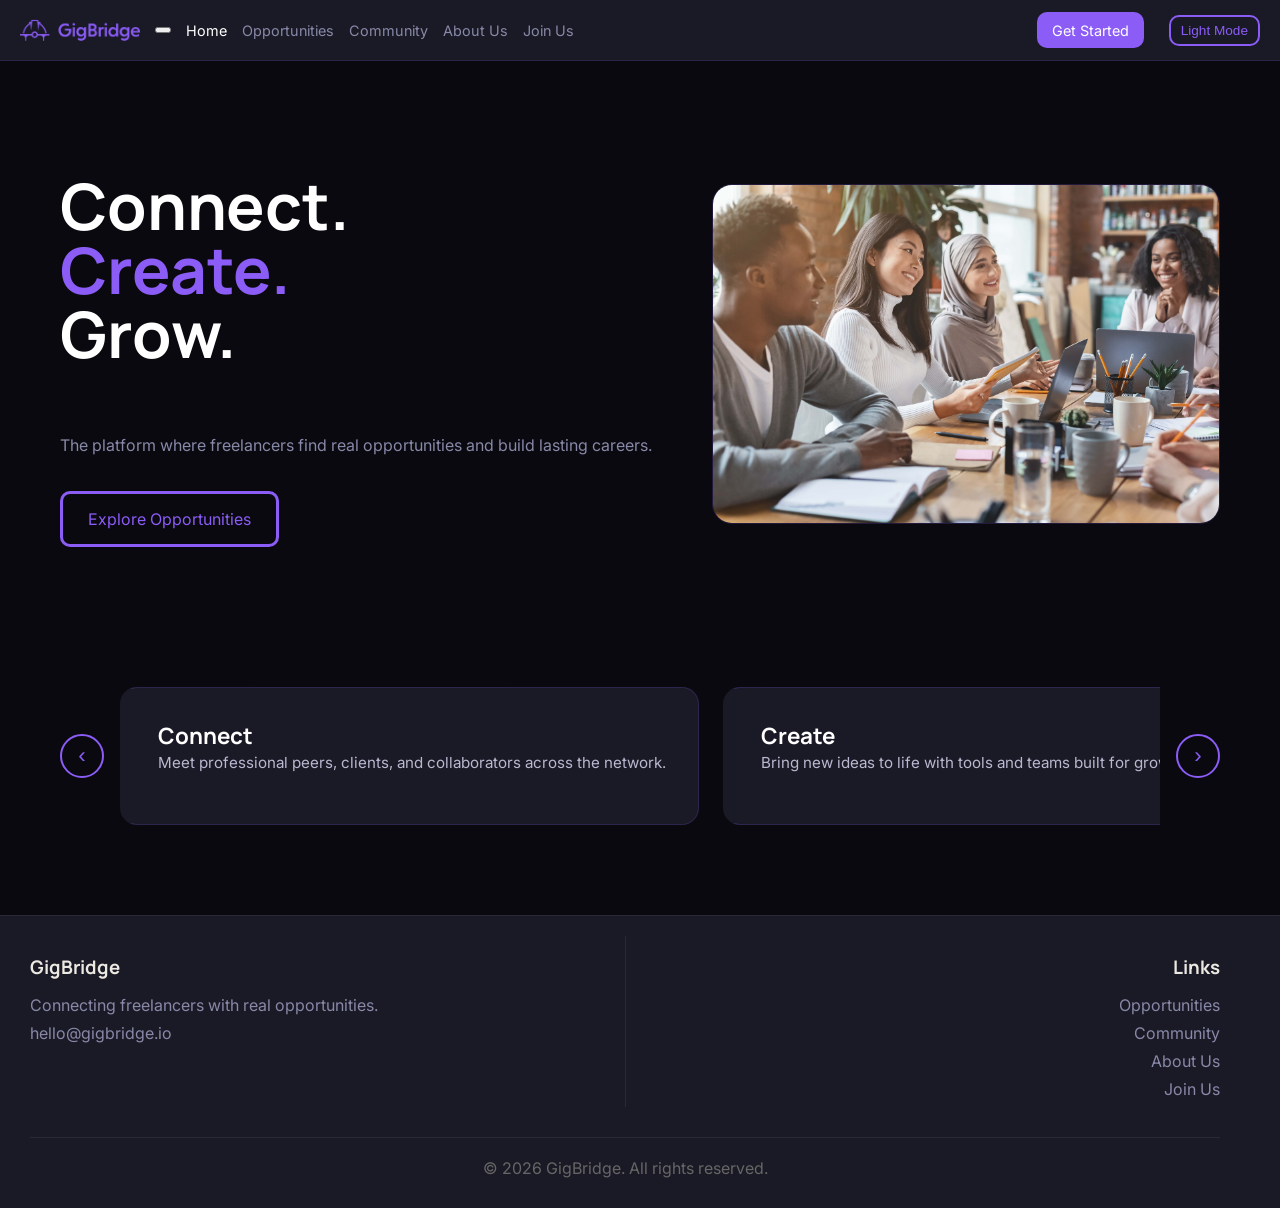
<file: index.html>
<!doctype html>
<html lang="en">
  <head>
    <meta charset="UTF-8" />
    <meta name="viewport" content="width=device-width, initial-scale=1.0" />
    <title>GigBridge | Home</title>
    <link rel="stylesheet" href="style.css" />
    <link
      href="https://fonts.googleapis.com/css2?family=Inter:wght@300;400;500;600;700&family=Manrope:wght@300;400;500;600;700&display=swap"
      rel="stylesheet"
    />
  </head>
  <body>
    <!-- NAVBAR -->
    <nav>
      <div class="logo">
        <img src="images/logo.png" alt="GigBridge Logo" class="logo-img" />
      </div>

      <button class="nav-burger" id="nav-burger" aria-label="Toggle menu">
        <span></span>
        <span></span>
        <span></span>
      </button>

      <div class="nav-links">
        <a href="index.html" class="nav-link active">Home</a>
        <a href="opportunities.html" class="nav-link">Opportunities</a>
        <a href="community.html" class="nav-link">Community</a>
        <a href="about.html" class="nav-link">About Us</a>
        <a href="contact.html" class="nav-link">Join Us</a>
      </div>

      <div class="nav-btn">
        <a href="opportunities.html">Get Started</a>
      </div>

      <div class="theme-btn">
        <button id="theme-toggle">Light Mode</button>
      </div>
    </nav>

    <!-- HERO -->
    <div class="page-wrapper">
      <section class="hero-section">
        <div class="hero-image">
          <img
            src="images/workplace2.jpg"
            alt="People working in the workplace"
          />
        </div>

        <div class="hero-text">
          <h1 class="hero-heading">
            <span>Connect.</span>
            <span class="purple-text">Create.</span>
            <span>Grow.</span>
          </h1>
          <p>
            The platform where freelancers find real opportunities and build
            lasting careers.
          </p>
          <div class="hero-btn">
            <a href="opportunities.html">Explore Opportunities</a>
          </div>
        </div>
      </section>
    </div>

    <!-- CAROUSEL -->
    <section class="carousel-section">
      <div class="carousel-wrapper">
        <button class="carousel-control prev" aria-label="Previous card">
          ‹
        </button>
        <div class="carousel-track">
          <article class="opportunity-card">
            <h3 class="card-title">Connect</h3>
            <p class="card-body-text">
              Meet professional peers, clients, and collaborators across the
              network.
            </p>
          </article>
          <article class="opportunity-card">
            <h3 class="card-title">Create</h3>
            <p class="card-body-text">
              Bring new ideas to life with tools and teams built for growth.
            </p>
          </article>
          <article class="opportunity-card">
            <h3 class="card-title">Grow</h3>
            <p class="card-body-text">
              Scale your projects with mentorship, resources, and real
              opportunities.
            </p>
          </article>
          <article class="opportunity-card">
            <h3 class="card-title">Collab</h3>
            <p class="card-body-text">
              Work together on flexible gigs and launch your next big outcome.
            </p>
          </article>
          <article class="opportunity-card">
            <h3 class="card-title">Learn</h3>
            <p class="card-body-text">
              Sharpen your skills with curated sessions and community-led
              workshops.
            </p>
          </article>
          <article class="opportunity-card">
            <h3 class="card-title">Launch</h3>
            <p class="card-body-text">
              Turn your work into an impact with the right support and exposure.
            </p>
          </article>
        </div>
        <button class="carousel-control next" aria-label="Next card">›</button>
      </div>
    </section>

    <!-- FOOTER -->
    <footer>
      <div class="footer-top">
        <div class="contact">
          <h3>GigBridge</h3>
          <p>Connecting freelancers with real opportunities.</p>
          <p>hello@gigbridge.io</p>
        </div>
        <div class="divider"></div>
        <div class="footer-links">
          <h3>Links</h3>
          <p><a href="opportunities.html">Opportunities</a></p>
          <p><a href="community.html">Community</a></p>
          <p><a href="about.html">About Us</a></p>
          <p><a href="contact.html">Join Us</a></p>
        </div>
      </div>
      <div class="copyright">&copy; 2026 GigBridge. All rights reserved.</div>
    </footer>

    <script src="main.js"></script>
    <script>
      // Carousel only — burger is already handled by main.js
      const carouselTrack = document.querySelector(".carousel-track");
      document
        .querySelector(".carousel-control.prev")
        .addEventListener("click", () => {
          carouselTrack.scrollBy({ left: -320, behavior: "smooth" });
        });
      document
        .querySelector(".carousel-control.next")
        .addEventListener("click", () => {
          carouselTrack.scrollBy({ left: 320, behavior: "smooth" });
        });
    </script>
  </body>
</html>
</file>
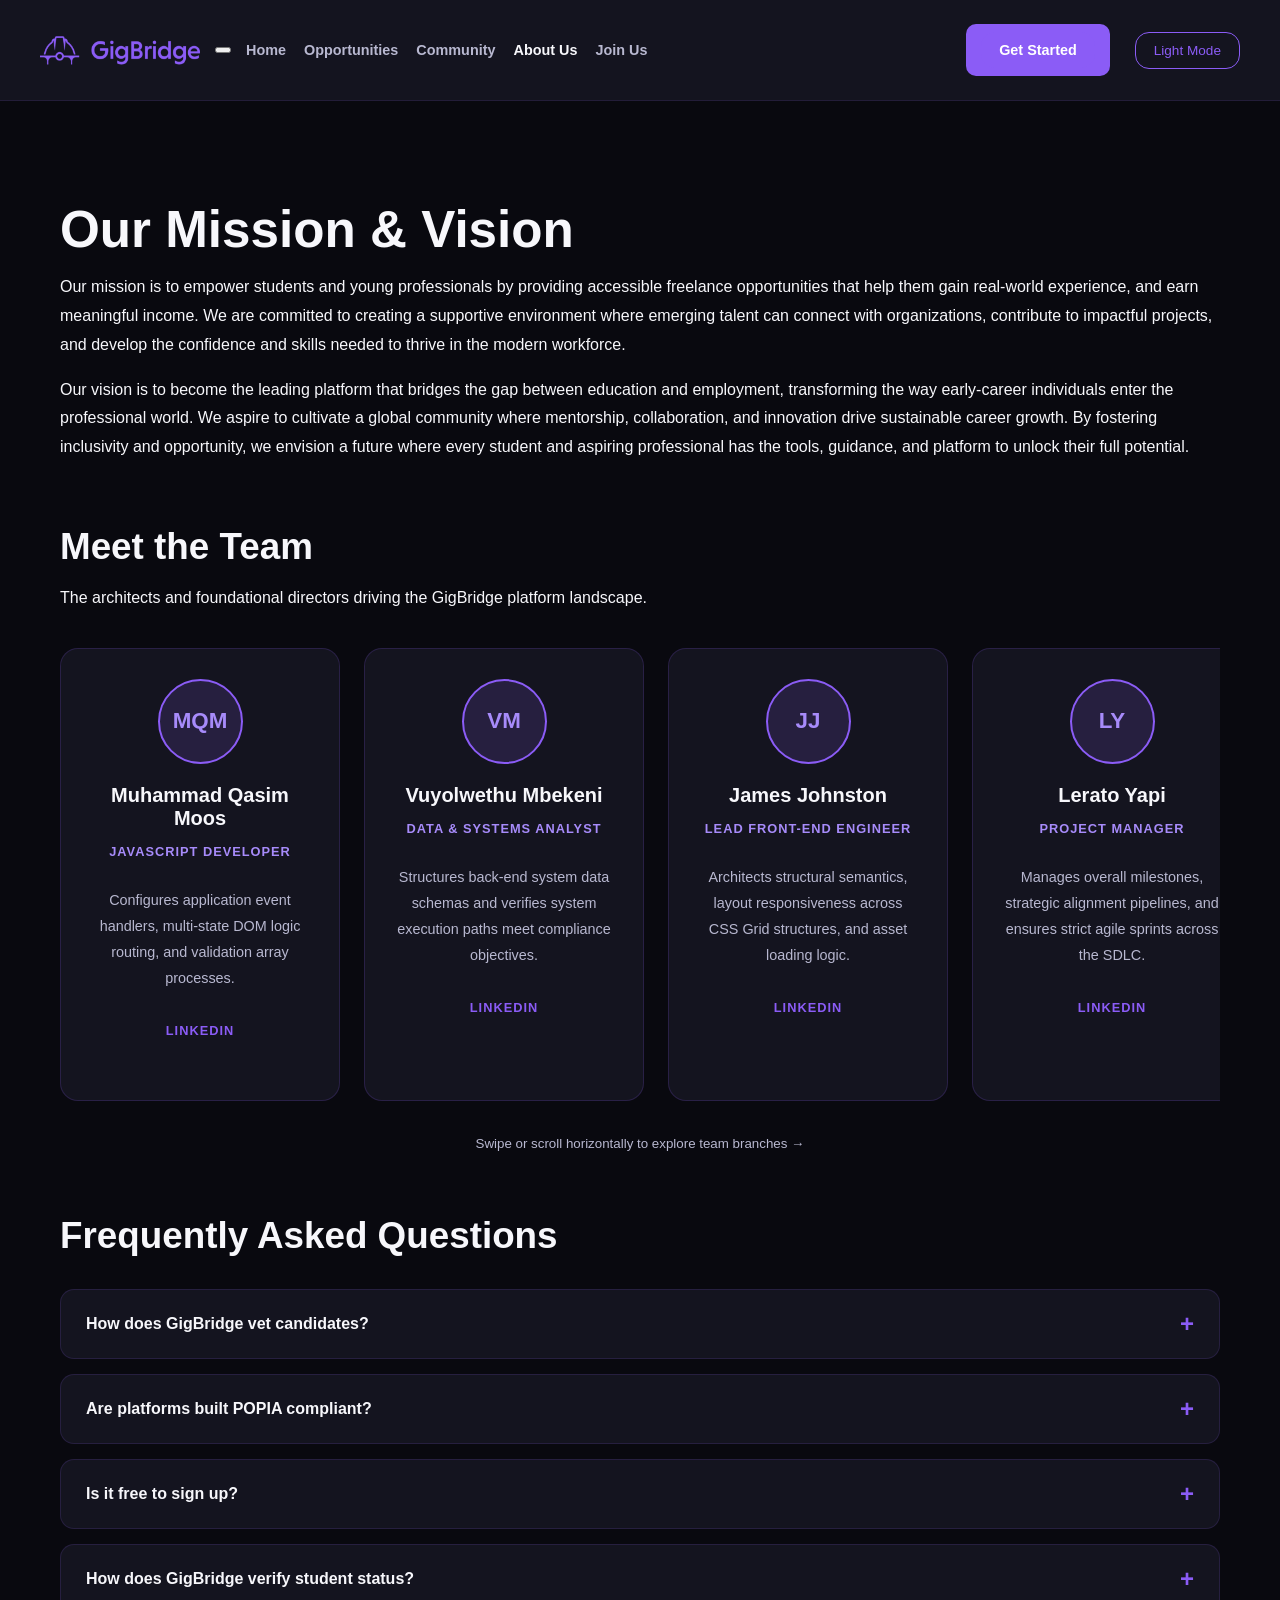
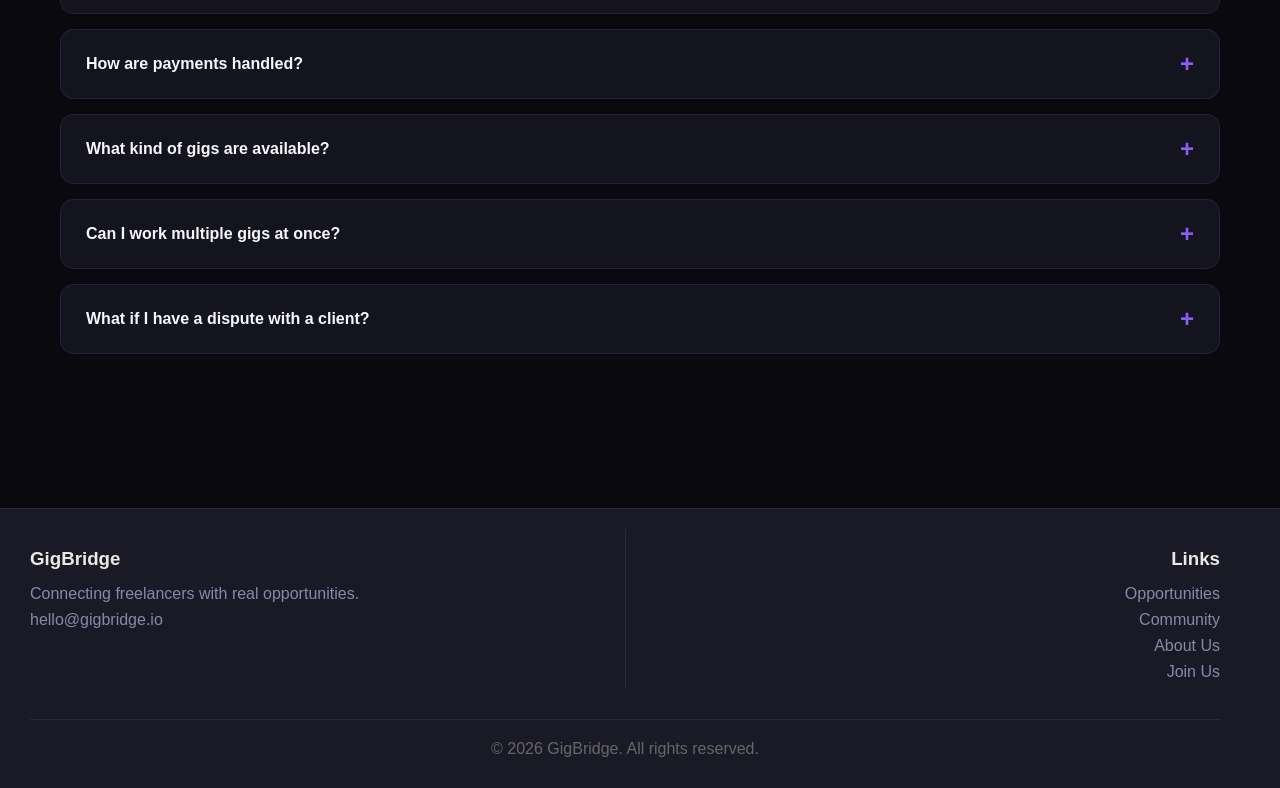
<file: about.html>
<!doctype html>
<html lang="en">
  <head>
    <meta charset="UTF-8" />
    <meta name="viewport" content="width=device-width, initial-scale=1.0" />
    <meta
      name="description"
      content="About GigBridge - Meet the founding team and discover our vision."
    />
    <title>GigBridge | About & Team</title>
    <link rel="stylesheet" href="style.css" />
    <link rel="stylesheet" href="about_style.css" />
  </head>
  <body>
    <!-- NAVBAR -->
    <nav>
      <div class="logo">
        <img src="images/logo.png" alt="GigBridge Logo" class="logo-img" />
      </div>

      <button class="nav-burger" id="nav-burger" aria-label="Toggle menu">
        <span></span>
        <span></span>
        <span></span>
      </button>

      <div class="nav-links">
        <a href="index.html" class="nav-link">Home</a>
        <a href="opportunities.html" class="nav-link">Opportunities</a>
        <a href="community.html" class="nav-link">Community</a>
        <a href="about.html" class="nav-link active">About Us</a>
        <a href="contact.html" class="nav-link">Join Us</a>
      </div>

      <div class="nav-btn">
        <a href="opportunities.html">Get Started</a>
      </div>

      <div class="theme-btn">
        <button id="theme-toggle">Light Mode</button>
      </div>
    </nav>
    <main class="container">
      <section style="margin-bottom: 4rem">
        <h1>Our Mission & Vision</h1>
        <p
          style="margin-top: 1rem; color: var(--text-muted); max-width: 1850px"
        >
          Our mission is to empower students and young professionals by
          providing accessible freelance opportunities that help them gain
          real-world experience, and earn meaningful income. We are committed to
          creating a supportive environment where emerging talent can connect
          with organizations, contribute to impactful projects, and develop the
          confidence and skills needed to thrive in the modern workforce.
        </p>

        <p
          style="margin-top: 1rem; color: var(--text-muted); max-width: 1850px"
        >
          Our vision is to become the leading platform that bridges the gap
          between education and employment, transforming the way early-career
          individuals enter the professional world. We aspire to cultivate a
          global community where mentorship, collaboration, and innovation drive
          sustainable career growth. By fostering inclusivity and opportunity,
          we envision a future where every student and aspiring professional has
          the tools, guidance, and platform to unlock their full potential.
        </p>
      </section>

      <section style="margin-bottom: 4rem">
        <h2>Meet the Team</h2>
        <p style="color: var(--text-muted)">
          The architects and foundational directors driving the GigBridge
          platform landscape.
        </p>

        <div class="carousel-container">
          <div class="carousel-track">
            <div class="team-card">
              <div class="avatar-placeholder">MQM</div>
              <h3>Muhammad Qasim Moos</h3>
              <div class="team-role">JAVASCRIPT DEVELOPER</div>
              <p class="team-bio">
                Configures application event handlers, multi-state DOM logic
                routing, and validation array processes.
              </p>
              <div class="team-role">
                <p>
                  <a
                    href="http://www.linkedin.com/in/qasim-moos-02b002362"
                    target="_blank"
                    >LinkedIn</a
                  >
                </p>
              </div>
            </div>

            <div class="team-card">
              <div class="avatar-placeholder">VM</div>
              <h3>Vuyolwethu Mbekeni</h3>
              <div class="team-role">Data & Systems Analyst</div>
              <p class="team-bio">
                Structures back-end system data schemas and verifies system
                execution paths meet compliance objectives.
              </p>
              <div class="team-role">
                <p>
                  <a
                    href="https://www.linkedin.com/in/vuyolwethu-mbekeni-91828a414"
                    target="_blank"
                    >LinkedIn</a
                  >
                </p>
              </div>
            </div>

            <div class="team-card">
              <div class="avatar-placeholder">JJ</div>
              <h3>James Johnston</h3>
              <div class="team-role">Lead Front-end Engineer</div>
              <p class="team-bio">
                Architects structural semantics, layout responsiveness across
                CSS Grid structures, and asset loading logic.
              </p>
              <div class="team-role">
                <p>
                  <a
                    href="http://www.linkedin.com/in/james-johnston-ab2a412b3"
                    target="_blank"
                    >LinkedIn</a
                  >
                </p>
              </div>
            </div>

            <div class="team-card">
              <div class="avatar-placeholder">LY</div>
              <h3>Lerato Yapi</h3>
              <div class="team-role">Project Manager</div>
              <p class="team-bio">
                Manages overall milestones, strategic alignment pipelines, and
                ensures strict agile sprints across the SDLC.
              </p>
              <div class="team-role">
                <p>
                  <a
                    href="https://www.linkedin.com/in/lerato-yapi-173276414/"
                    target="_blank"
                    >LinkedIn</a
                  >
                </p>
              </div>
            </div>

            <div class="team-card">
              <div class="avatar-placeholder">NK</div>
              <h3>Nonhlanhla Kunene</h3>
              <div class="team-role">Lead UI/UX Architect</div>
              <p class="team-bio">
                Owns the high-fidelity design layouts and component structures
                engineered directly within Figma systems.
              </p>
              <div class="team-role">
                <p>
                  <a
                    href="http://www.linkedin.com/in/nonhlanhla-kunene-8416ba369"
                    target="_blank"
                    >LinkedIn</a
                  >
                </p>
              </div>
            </div>

            <div class="team-card">
              <div class="avatar-placeholder">AN</div>
              <h3>Anela Nqenqa</h3>
              <div class="team-role">QA & Test Specialist</div>
              <p class="team-bio">
                Executes cross-browser validations, regression validation
                scripts, and documents system errors inside branch audits.
              </p>
              <div class="team-role">
                <p>
                  <a
                    href="https://www.linkedin.com/in/anela-nqenqa-393800413/"
                    target="_blank"
                    >LinkedIn</a
                  >
                </p>
              </div>
            </div>
          </div>
          <small class="carousel-hint"
            >Swipe or scroll horizontally to explore team branches →</small
          >
        </div>
      </section>

      <section>
        <h2>Frequently Asked Questions</h2>
        <div style="margin-top: 2rem">
          <div class="accordion-item">
            <button class="accordion-header">
              How does GigBridge vet candidates? <span>+</span>
            </button>
            <div class="accordion-content">
              <p>
                Every student developer on GigBridge must complete an extensive,
                rigorous validation matrix covering data integrity, algorithmic
                structure, and semantic web development workflows before
                joining.
              </p>
            </div>
          </div>

          <div class="accordion-item">
            <button class="accordion-header">
              Are platforms built POPIA compliant? <span>+</span>
            </button>
            <div class="accordion-content">
              <p>
                Yes. Data handling, application development architectural
                structures, and operational flows observe strict regional
                alignment regulations by design.
              </p>
            </div>
          </div>

          <div class="accordion-item">
            <button class="accordion-header">
              Is it free to sign up? <span>+</span>
            </button>
            <div class="accordion-content">
              <p>
                Yes, creating a profile and browsing gigs is completely free. We
                only charge a small 8% platform fee when you successfully
                complete a paid project — no upfront costs.
              </p>
            </div>
          </div>

          <div class="accordion-item">
            <button class="accordion-header">
              How does GigBridge verify student status? <span>+</span>
            </button>
            <div class="accordion-content">
              <p>
                We verify students through their institutional email address
                (.ac.uk, .edu, etc.) or by uploading a current enrollment
                letter. Verification typically takes under 24 hours.
              </p>
            </div>
          </div>

          <div class="accordion-item">
            <button class="accordion-header">
              How are payments handled? <span>+</span>
            </button>
            <div class="accordion-content">
              <p>
                Payments are held securely in escrow once a client approves your
                proposal. Funds are released automatically when you deliver the
                work and the client confirms completion. We support bank
                transfer, PayPal, and Wise.
              </p>
            </div>
          </div>

          <div class="accordion-item">
            <button class="accordion-header">
              What kind of gigs are available? <span>+</span>
            </button>
            <div class="accordion-content">
              <p>
                We have gigs across Web Development, Design, Marketing, Writing,
                Video & Photography, Data Analysis, Social Media Management, and
                Translation. New opportunities are posted every day.
              </p>
            </div>
          </div>

          <div class="accordion-item">
            <button class="accordion-header">
              Can I work multiple gigs at once? <span>+</span>
            </button>
            <div class="accordion-content">
              <p>
                Absolutely. Many of our top earners manage 2–3 projects
                simultaneously. You set your own availability in your profile,
                and clients can see when you're open to new work.
              </p>
            </div>
          </div>

          <div class="accordion-item">
            <button class="accordion-header">
              What if I have a dispute with a client? <span>+</span>
            </button>
            <div class="accordion-content">
              <p>
                Our team offers a free dispute resolution service for all
                platform projects. We review the original brief, communications,
                and deliverables to reach a fair outcome for both parties.
              </p>
            </div>
          </div>
        </div>
      </section>
    </main>

    <!-- FOOTER -->
    <footer>
      <div class="footer-top">
        <div class="contact">
          <h3>GigBridge</h3>
          <p>Connecting freelancers with real opportunities.</p>
          <p>hello@gigbridge.io</p>
        </div>
        <div class="divider"></div>
        <div class="footer-links">
          <h3>Links</h3>
          <p><a href="opportunities.html">Opportunities</a></p>
          <p><a href="community.html">Community</a></p>
          <p><a href="about.html">About Us</a></p>
          <p><a href="contact.html">Join Us</a></p>
        </div>
      </div>
      <div class="copyright">&copy; 2026 GigBridge. All rights reserved.</div>
    </footer>

    <script src="main.js"></script>
    <script src="about.js"></script>
  </body>
</html>
</file>
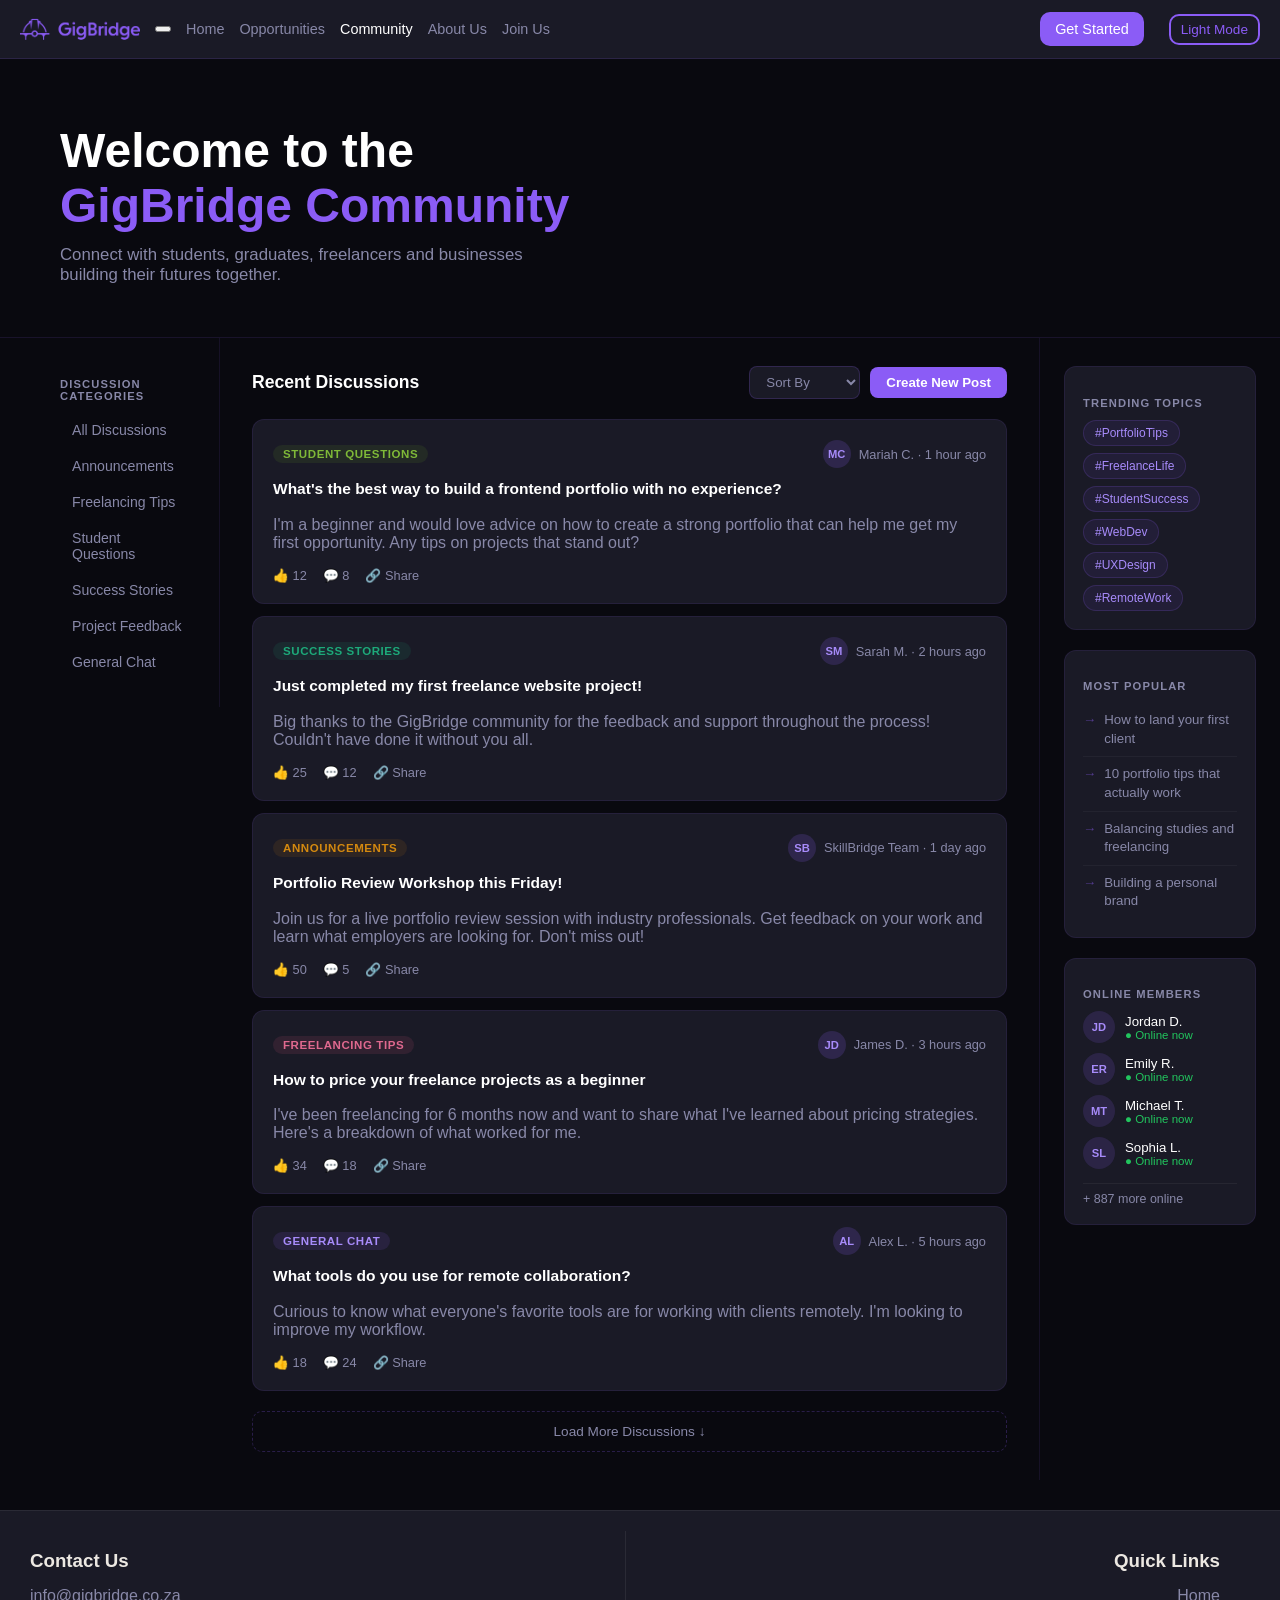
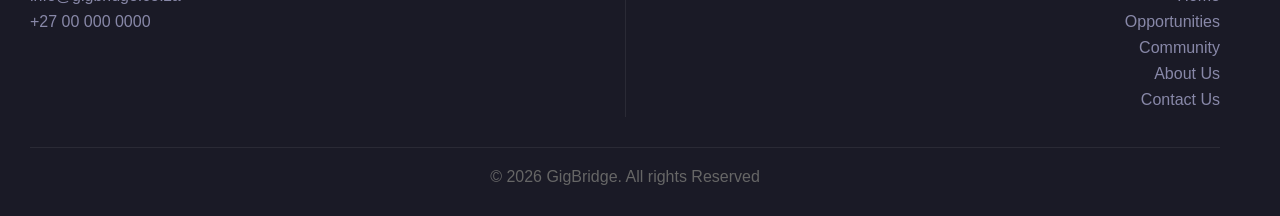
<file: community.html>
<!doctype html>
<html lang="en">
  <head>
    <meta charset="UTF-8" />
    <meta name="viewport" content="width=device-width, initial-scale=1.0" />
    <title>Community | GigBridge</title>
    <!-- removed the css/style.css link it was causing issues -->
    <link rel="stylesheet" href="style.css" />
  </head>
  <body>
    <nav>
      <div class="logo">
        <img src="images/logo.png" alt="GigBridge Logo" class="logo-img" />
      </div>

      <button class="nav-burger" id="nav-burger" aria-label="Toggle menu">
        <span></span>
        <span></span>
        <span></span>
      </button>

      <div class="nav-links">
        <a href="index.html" class="nav-link">Home</a>
        <a href="opportunities.html" class="nav-link">Opportunities</a>
        <a href="community.html" class="nav-link active">Community</a>
        <a href="about.html" class="nav-link">About Us</a>
        <a href="contact.html" class="nav-link">Join Us</a>
      </div>

      <div class="nav-btn">
        <a href="opportunities.html">Get Started</a>
      </div>

      <div class="theme-btn">
        <button id="theme-toggle">Light Mode</button>
      </div>
    </nav>

    <main>
      <section class="community-hero">
        <h1>
          Welcome to the<br /><span class="purple-text"
            >GigBridge Community</span
          >
        </h1>
        <p>
          Connect with students, graduates, freelancers and businesses building
          their futures together.
        </p>
      </section>

      <section class="community-layout">
        <aside class="categories-sidebar">
          <h3 class="sidebar-heading">Discussion Categories</h3>
          <ul class="category-list">
            <li class="active-category">All Discussions</li>
            <li>Announcements</li>
            <li>Freelancing Tips</li>
            <li>Student Questions</li>
            <li>Success Stories</li>
            <li>Project Feedback</li>
            <li>General Chat</li>
          </ul>
        </aside>

        <div class="post-cards-container">
          <div class="discussions-feed">
            <div class="feed-toolbar">
              <h2>Recent Discussions</h2>
              <div class="feed-controls">
                <select class="sort-select">
                  <option>Sort By</option>
                  <option>Newest</option>
                  <option>Most Liked</option>
                </select>
                <button class="new-post-btn">Create New Post</button>
              </div>
            </div>

            <div id="post-cards-list">
              <div class="post-card" data-category="Student Questions">
                <div class="post-meta">
                  <span class="post-tag tag-student">Student Questions</span>
                  <div class="post-author">
                    <span class="avatar">MC</span>
                    <span class="author-info">Mariah C. · 1 hour ago</span>
                  </div>
                </div>
                <h4>
                  What's the best way to build a frontend portfolio with no
                  experience?
                </h4>
                <p>
                  I'm a beginner and would love advice on how to create a strong
                  portfolio that can help me get my first opportunity. Any tips
                  on projects that stand out?
                </p>
                <div class="post-actions">
                  <span class="post-action like-btn">👍 12</span>
                  <span class="post-action">💬 8</span>
                  <span class="post-action">🔗 Share</span>
                </div>
              </div>

              <div class="post-card" data-category="Success Stories">
                <div class="post-meta">
                  <span class="post-tag tag-success">Success Stories</span>
                  <div class="post-author">
                    <span class="avatar">SM</span>
                    <span class="author-info">Sarah M. · 2 hours ago</span>
                  </div>
                </div>
                <h4>Just completed my first freelance website project!</h4>
                <p>
                  Big thanks to the GigBridge community for the feedback and
                  support throughout the process! Couldn't have done it without
                  you all.
                </p>
                <div class="post-actions">
                  <span class="post-action like-btn">👍 25</span>
                  <span class="post-action">💬 12</span>
                  <span class="post-action">🔗 Share</span>
                </div>
              </div>

              <div class="post-card" data-category="Announcements">
                <div class="post-meta">
                  <span class="post-tag tag-announce">Announcements</span>
                  <div class="post-author">
                    <span class="avatar">SB</span>
                    <span class="author-info"
                      >SkillBridge Team · 1 day ago</span
                    >
                  </div>
                </div>
                <h4>Portfolio Review Workshop this Friday!</h4>
                <p>
                  Join us for a live portfolio review session with industry
                  professionals. Get feedback on your work and learn what
                  employers are looking for. Don't miss out!
                </p>
                <div class="post-actions">
                  <span class="post-action like-btn">👍 50</span>
                  <span class="post-action">💬 5</span>
                  <span class="post-action">🔗 Share</span>
                </div>
              </div>

              <div class="post-card" data-category="Freelancing Tips">
                <div class="post-meta">
                  <span class="post-tag tag-tips">Freelancing Tips</span>
                  <div class="post-author">
                    <span class="avatar">JD</span>
                    <span class="author-info">James D. · 3 hours ago</span>
                  </div>
                </div>
                <h4>How to price your freelance projects as a beginner</h4>
                <p>
                  I've been freelancing for 6 months now and want to share what
                  I've learned about pricing strategies. Here's a breakdown of
                  what worked for me.
                </p>
                <div class="post-actions">
                  <span class="post-action like-btn">👍 34</span>
                  <span class="post-action">💬 18</span>
                  <span class="post-action">🔗 Share</span>
                </div>
              </div>

              <div class="post-card" data-category="General Chat">
                <div class="post-meta">
                  <span class="post-tag tag-general">General Chat</span>
                  <div class="post-author">
                    <span class="avatar">AL</span>
                    <span class="author-info">Alex L. · 5 hours ago</span>
                  </div>
                </div>
                <h4>What tools do you use for remote collaboration?</h4>
                <p>
                  Curious to know what everyone's favorite tools are for working
                  with clients remotely. I'm looking to improve my workflow.
                </p>
                <div class="post-actions">
                  <span class="post-action like-btn">👍 18</span>
                  <span class="post-action">💬 24</span>
                  <span class="post-action">🔗 Share</span>
                </div>
              </div>

              <div class="post-card" data-category="Student Questions">
                <div class="post-meta">
                  <span class="post-tag tag-student">Student Questions</span>
                  <div class="post-author">
                    <span class="avatar">TK</span>
                    <span class="author-info">Tumi K. · 3 hours ago</span>
                  </div>
                </div>
                <h4>
                  How do I get started with JavaScript as a complete beginner?
                </h4>
                <p>
                  I've done HTML and CSS but JavaScript feels overwhelming.
                  Where should I start?
                </p>
                <div class="post-actions">
                  <span class="post-action like-btn">👍 9</span>
                  <span class="post-action">💬 5</span>
                  <span class="post-action">🔗 Share</span>
                </div>
              </div>

              <div class="post-card" data-category="Student Questions">
                <div class="post-meta">
                  <span class="post-tag tag-student">Student Questions</span>
                  <div class="post-author">
                    <span class="avatar">NM</span>
                    <span class="author-info">Nadia M. · 5 hours ago</span>
                  </div>
                </div>
                <h4>Is Bootstrap worth learning before CSS Grid?</h4>
                <p>
                  My mentor says learn CSS Grid first but my cohort is using
                  Bootstrap. What do you all think?
                </p>
                <div class="post-actions">
                  <span class="post-action like-btn">👍 14</span>
                  <span class="post-action">💬 11</span>
                  <span class="post-action">🔗 Share</span>
                </div>
              </div>

              <div class="post-card" data-category="Success Stories">
                <div class="post-meta">
                  <span class="post-tag tag-success">Success Stories</span>
                  <div class="post-author">
                    <span class="avatar">LP</span>
                    <span class="author-info">Lerato P. · 1 day ago</span>
                  </div>
                </div>
                <h4>I landed my first client after 3 months of learning!</h4>
                <p>
                  Never thought it would happen this fast. Consistency really
                  does pay off. Thank you GigBridge!
                </p>
                <div class="post-actions">
                  <span class="post-action like-btn">👍 47</span>
                  <span class="post-action">💬 20</span>
                  <span class="post-action">🔗 Share</span>
                </div>
              </div>

              <div class="post-card" data-category="Success Stories">
                <div class="post-meta">
                  <span class="post-tag tag-success">Success Stories</span>
                  <div class="post-author">
                    <span class="avatar">BN</span>
                    <span class="author-info">Bongani N. · 2 days ago</span>
                  </div>
                </div>
                <h4>My portfolio site got me an internship interview!</h4>
                <p>
                  A recruiter reached out after seeing my portfolio. Building in
                  public really works!
                </p>
                <div class="post-actions">
                  <span class="post-action like-btn">👍 38</span>
                  <span class="post-action">💬 15</span>
                  <span class="post-action">🔗 Share</span>
                </div>
              </div>

              <div class="post-card" data-category="Announcements">
                <div class="post-meta">
                  <span class="post-tag tag-announce">Announcements</span>
                  <div class="post-author">
                    <span class="avatar">GB</span>
                    <span class="author-info">GigBridge Team · 2 days ago</span>
                  </div>
                </div>
                <h4>New Marketplace features are now live!</h4>
                <p>
                  We've added filters and a rating system to the Marketplace. Go
                  check it out and let us know what you think.
                </p>
                <div class="post-actions">
                  <span class="post-action like-btn">👍 62</span>
                  <span class="post-action">💬 9</span>
                  <span class="post-action">🔗 Share</span>
                </div>
              </div>

              <div class="post-card" data-category="Announcements">
                <div class="post-meta">
                  <span class="post-tag tag-announce">Announcements</span>
                  <div class="post-author">
                    <span class="avatar">GB</span>
                    <span class="author-info">GigBridge Team · 3 days ago</span>
                  </div>
                </div>
                <h4>Welcome to our 500th community member!</h4>
                <p>
                  We've hit a huge milestone. Thank you to everyone who has been
                  part of this journey from the beginning.
                </p>
                <div class="post-actions">
                  <span class="post-action like-btn">👍 89</span>
                  <span class="post-action">💬 34</span>
                  <span class="post-action">🔗 Share</span>
                </div>
              </div>

              <div class="post-card" data-category="Freelancing Tips">
                <div class="post-meta">
                  <span class="post-tag tag-tips">Freelancing Tips</span>
                  <div class="post-author">
                    <span class="avatar">ZD</span>
                    <span class="author-info">Zara D. · 4 hours ago</span>
                  </div>
                </div>
                <h4>
                  Always send a contract — no matter how small the project
                </h4>
                <p>
                  I learned this the hard way. Even a simple one-page agreement
                  protects you and your client.
                </p>
                <div class="post-actions">
                  <span class="post-action like-btn">👍 41</span>
                  <span class="post-action">💬 13</span>
                  <span class="post-action">🔗 Share</span>
                </div>
              </div>

              <div class="post-card" data-category="Freelancing Tips">
                <div class="post-meta">
                  <span class="post-tag tag-tips">Freelancing Tips</span>
                  <div class="post-author">
                    <span class="avatar">KM</span>
                    <span class="author-info">Kagiso M. · 6 hours ago</span>
                  </div>
                </div>
                <h4>How I use Notion to manage all my freelance clients</h4>
                <p>
                  Keeping track of deadlines, invoices and feedback in one place
                  has been a game changer for me.
                </p>
                <div class="post-actions">
                  <span class="post-action like-btn">👍 28</span>
                  <span class="post-action">💬 7</span>
                  <span class="post-action">🔗 Share</span>
                </div>
              </div>

              <div class="post-card" data-category="General Chat">
                <div class="post-meta">
                  <span class="post-tag tag-general">General Chat</span>
                  <div class="post-author">
                    <span class="avatar">PN</span>
                    <span class="author-info">Palesa N. · 2 hours ago</span>
                  </div>
                </div>
                <h4>What's everyone currently working on?</h4>
                <p>
                  Just curious — drop your current project below. Love seeing
                  what this community is building!
                </p>
                <div class="post-actions">
                  <span class="post-action like-btn">👍 22</span>
                  <span class="post-action">💬 31</span>
                  <span class="post-action">🔗 Share</span>
                </div>
              </div>

              <div class="post-card" data-category="General Chat">
                <div class="post-meta">
                  <span class="post-tag tag-general">General Chat</span>
                  <div class="post-author">
                    <span class="avatar">RS</span>
                    <span class="author-info">Ravi S. · 7 hours ago</span>
                  </div>
                </div>
                <h4>
                  Anyone else struggle with staying motivated while learning?
                </h4>
                <p>
                  Some days coding feels impossible. How do you all keep going
                  when it gets tough?
                </p>
                <div class="post-actions">
                  <span class="post-action like-btn">👍 55</span>
                  <span class="post-action">💬 42</span>
                  <span class="post-action">🔗 Share</span>
                </div>
              </div>

              <div class="post-card" data-category="Project Feedback">
                <div class="post-meta">
                  <span class="post-tag tag-feedback">Project Feedback</span>
                  <div class="post-author">
                    <span class="avatar">AM</span>
                    <span class="author-info">Aisha M. · 1 hour ago</span>
                  </div>
                </div>
                <h4>
                  Can someone review my portfolio site before I send it to
                  clients?
                </h4>
                <p>
                  I've been working on it for two weeks and would love some
                  honest feedback before I put it out there.
                </p>
                <div class="post-actions">
                  <span class="post-action like-btn">👍 7</span>
                  <span class="post-action">💬 4</span>
                  <span class="post-action">🔗 Share</span>
                </div>
              </div>

              <div class="post-card" data-category="Project Feedback">
                <div class="post-meta">
                  <span class="post-tag tag-feedback">Project Feedback</span>
                  <div class="post-author">
                    <span class="avatar">OT</span>
                    <span class="author-info">Oluwaseun T. · 3 hours ago</span>
                  </div>
                </div>
                <h4>Feedback on my tip calculator app?</h4>
                <p>
                  Just finished my first JavaScript project. Would love to know
                  what I can improve before adding it to my portfolio.
                </p>
                <div class="post-actions">
                  <span class="post-action like-btn">👍 11</span>
                  <span class="post-action">💬 8</span>
                  <span class="post-action">🔗 Share</span>
                </div>
              </div>
            </div>
            <button class="load-more-btn">Load More Discussions ↓</button>
          </div>
        </div>
        <aside class="right-sidebar">
          <div class="sidebar-widget">
            <h3 class="sidebar-heading">Trending Topics</h3>
            <div class="trending-tags">
              <span class="trend-tag">#PortfolioTips</span>
              <span class="trend-tag">#FreelanceLife</span>
              <span class="trend-tag">#StudentSuccess</span>
              <span class="trend-tag">#WebDev</span>
              <span class="trend-tag">#UXDesign</span>
              <span class="trend-tag">#RemoteWork</span>
            </div>
          </div>

          <div class="sidebar-widget">
            <h3 class="sidebar-heading">Most Popular</h3>
            <ul class="popular-list">
              <li>How to land your first client</li>
              <li>10 portfolio tips that actually work</li>
              <li>Balancing studies and freelancing</li>
              <li>Building a personal brand</li>
            </ul>
          </div>

          <div class="sidebar-widget">
            <h3 class="sidebar-heading">Online Members</h3>
            <div class="member-list">
              <div class="member-row">
                <div class="member-avatar">JD</div>
                <div>
                  <div class="member-name">Jordan D.</div>
                  <div class="member-status">● Online now</div>
                </div>
              </div>
              <div class="member-row">
                <div class="member-avatar">ER</div>
                <div>
                  <div class="member-name">Emily R.</div>
                  <div class="member-status">● Online now</div>
                </div>
              </div>
              <div class="member-row">
                <div class="member-avatar">MT</div>
                <div>
                  <div class="member-name">Michael T.</div>
                  <div class="member-status">● Online now</div>
                </div>
              </div>
              <div class="member-row">
                <div class="member-avatar">SL</div>
                <div>
                  <div class="member-name">Sophia L.</div>
                  <div class="member-status">● Online now</div>
                </div>
              </div>
              <p class="more-online">+ 887 more online</p>
            </div>
          </div>
        </aside>
      </section>
    </main>

    <footer>
      <div class="footer-top">
        <div class="contact">
          <h3>Contact Us</h3>
          <p>info@gigbridge.co.za</p>
          <p>+27 00 000 0000</p>
        </div>

        <div class="divider"></div>

        <div class="footer-links">
          <h3>Quick Links</h3>
          <p><a href="index.html">Home</a></p>
          <p><a href="opportunities.html">Opportunities</a></p>
          <p><a href="community.html" class="active">Community</a></p>
          <p><a href="about.html">About Us</a></p>
          <p><a href="contact.html">Contact Us</a></p>
        </div>
      </div>

      <div class="copyright">&copy; 2026 GigBridge. All rights Reserved</div>
    </footer>

    <script src="main.js"></script>
    <script src="community.js"></script>
  </body>
</html>
</file>
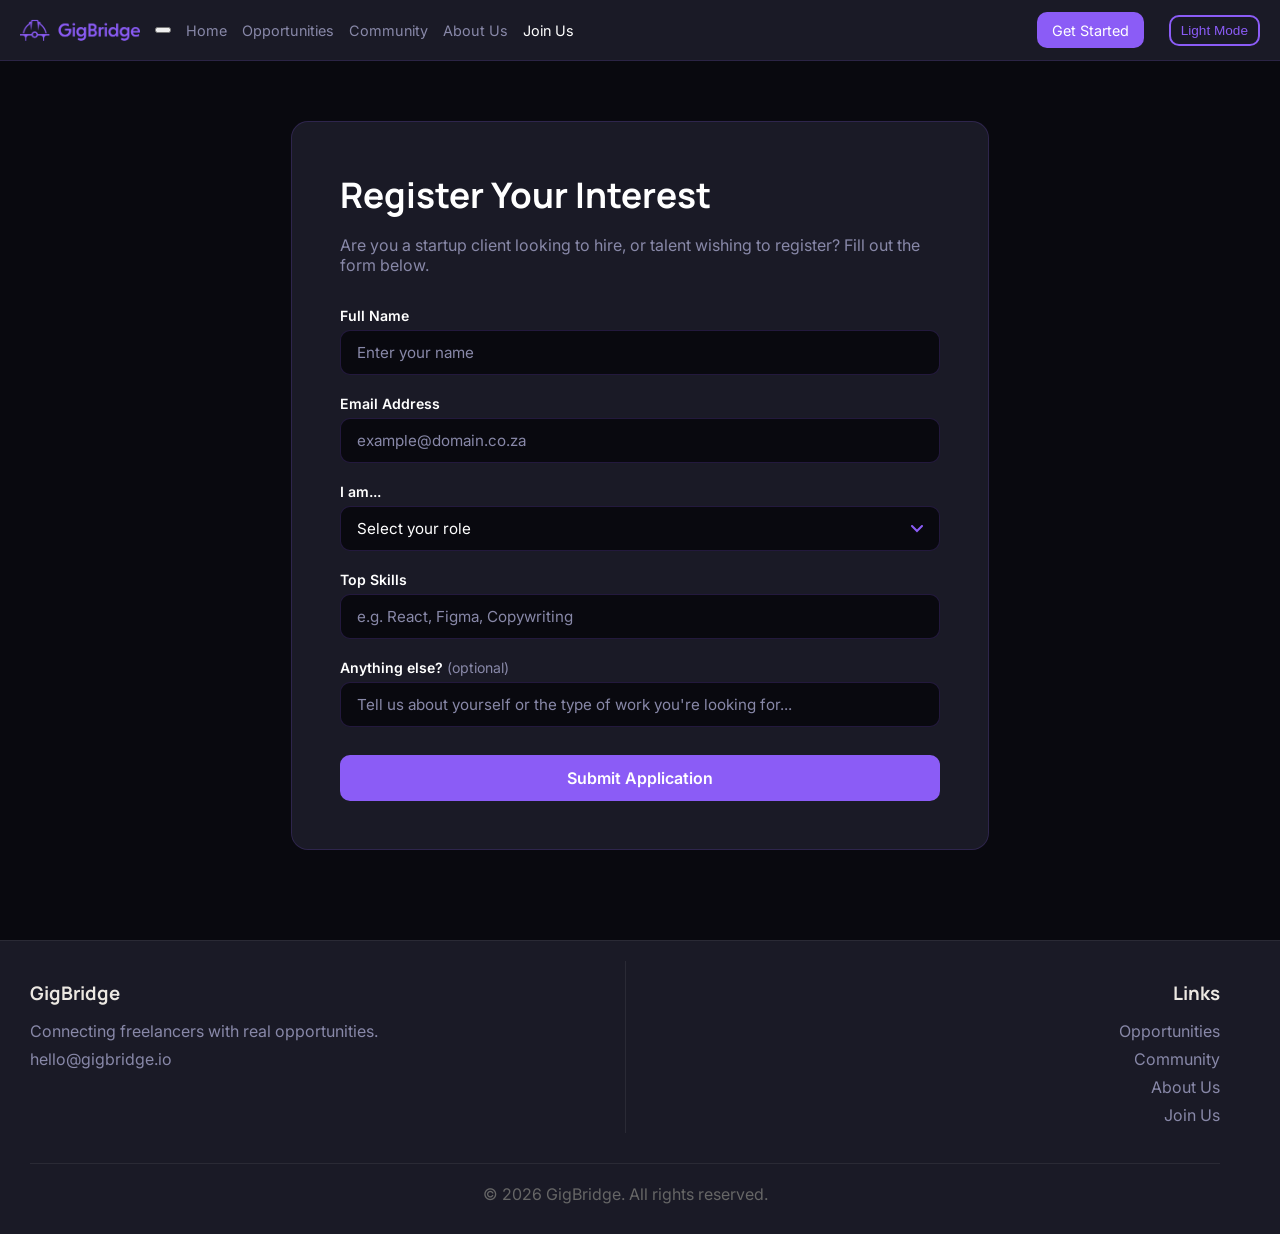
<file: contact.html>
<!doctype html>
<html lang="en" data-theme="dark">
  <head>
    <meta charset="UTF-8" />
    <meta name="viewport" content="width=device-width, initial-scale=1.0" />
    <title>GigBridge | Join Us</title>
    <!-- <link rel="stylesheet" href="css/style.css" -->
    <link rel="stylesheet" href="contact_style.css" />
    <link rel="stylesheet" href="style.css" />
    <link
      href="https://fonts.googleapis.com/css2?family=Inter:wght@300;400;500;600;700&family=Manrope:wght@300;400;500;600;700&display=swap"
      rel="stylesheet"
    />
  </head>
  <body>
    <nav>
      <div class="logo">
        <img src="images/logo.png" alt="GigBridge Logo" class="logo-img" />
      </div>

      <button class="nav-burger" id="nav-burger" aria-label="Toggle menu">
        <span></span>
        <span></span>
        <span></span>
      </button>

      <div class="nav-links">
        <a href="index.html" class="nav-link">Home</a>
        <a href="opportunities.html" class="nav-link">Opportunities</a>
        <a href="community.html" class="nav-link">Community</a>
        <a href="about.html" class="nav-link">About Us</a>
        <a href="contact.html" class="nav-link active">Join Us</a>
      </div>

      <div class="nav-btn">
        <a href="opportunities.html">Get Started</a>
      </div>

      <div class="theme-btn">
        <button id="theme-toggle">Light Mode</button>
      </div>
    </nav>

    <div class="contact-wrapper">
      <div class="contact-card">
        <h1>Register Your Interest</h1>
        <p class="subtitle">
          Are you a startup client looking to hire, or talent wishing to
          register? Fill out the form below.
        </p>

        <form
          id="registrationForm"
          action="https://formspree.io/f/mvznepdb"
          method="POST"
          novalidate
        >
          <div class="form-group">
            <label for="fullName">Full Name</label>
            <input
              type="text"
              id="fullName"
              name="fullName"
              class="form-control"
              placeholder="Enter your name"
              required
            />
            <div class="error-message" id="nameError">
              Name must contain at least 3 characters.
            </div>
          </div>

          <div class="form-group">
            <label for="email">Email Address</label>
            <input
              type="email"
              id="email"
              name="email"
              class="form-control"
              placeholder="example@domain.co.za"
              required
            />
            <div class="error-message" id="emailError">
              Please enter a valid email address.
            </div>
          </div>

          <div class="form-group">
            <label for="roleType">I am...</label>
            <select id="roleType" name="roleType" class="form-control" required>
              <option value="">Select your role</option>
              <option value="student">Student</option>
              <option value="graduate">Recent Graduate (0–3yrs)</option>
              <option value="professional">Young Professional</option>
              <option value="client">Client / Employer</option>
            </select>
          </div>

          <div class="form-group" id="skillsGroup">
            <label for="skills">Top Skills</label>
            <input
              type="text"
              id="skills"
              name="skills"
              class="form-control"
              placeholder="e.g. React, Figma, Copywriting"
            />
          </div>

          <div class="form-group" id="optionalGroup">
            <label for="optional">
              Anything else? <span class="label-optional">(optional)</span>
            </label>
            <input
              type="text"
              id="optional"
              name="optional"
              class="form-control"
              placeholder="Tell us about yourself or the type of work you're looking for..."
            />
          </div>

          <div class="form-group hidden" id="clientJobGroup">
            <label for="jobDescription">Job Description</label>
            <textarea
              id="jobDescription"
              name="jobDescription"
              class="form-control"
              placeholder="Describe the role or project you're hiring for..."
            ></textarea>
          </div>

          <div class="form-group hidden" id="clientBudgetGroup">
            <label for="budget">Budget (ZAR)</label>
            <input
              type="number"
              id="budget"
              name="budget"
              class="form-control"
              placeholder="e.g. 5000"
            />
          </div>

          <button type="submit" class="submit-btn" id="submitBtn">
            Submit Application
          </button>
        </form>

        <div id="formFeedback"></div>
      </div>
    </div>

    <footer>
      <div class="footer-top">
        <div class="contact">
          <h3>GigBridge</h3>
          <p>Connecting freelancers with real opportunities.</p>
          <p>hello@gigbridge.io</p>
        </div>
        <div class="divider"></div>
        <div class="footer-links">
          <h3>Links</h3>
          <p><a href="opportunities.html">Opportunities</a></p>
          <p><a href="community.html">Community</a></p>
          <p><a href="about.html">About Us</a></p>
          <p><a href="contact.html">Join Us</a></p>
        </div>
      </div>
      <div class="copyright">&copy; 2026 GigBridge. All rights reserved.</div>
    </footer>

    <script src="main.js"></script>

    <script>
      const roleSelect = document.getElementById("roleType");
      const skillsGroup = document.getElementById("skillsGroup");
      const optionalInput = document.getElementById("optional");
      const clientJobGroup = document.getElementById("clientJobGroup");
      const clientBudgetGroup = document.getElementById("clientBudgetGroup");

      roleSelect.addEventListener("change", function () {
        if (this.value === "client") {
          // Hide skills
          skillsGroup.classList.add("hidden");

          // Change optional placeholder
          optionalInput.placeholder = "Company name or hiring preferences...";

          // Show client-specific fields
          clientJobGroup.classList.remove("hidden");
          clientBudgetGroup.classList.remove("hidden");
        } else {
          // Show skills again
          skillsGroup.classList.remove("hidden");

          // Reset optional placeholder
          optionalInput.placeholder =
            "Tell us about yourself or the type of work you're looking for...";

          // Hide client-specific fields
          clientJobGroup.classList.add("hidden");
          clientBudgetGroup.classList.add("hidden");
        }
      });

      // --- MOBILE BURGER MENU ---
      const burger = document.getElementById("nav-burger");
      const navLinks = document.querySelector("nav .nav-links");

      if (burger && navLinks) {
        burger.addEventListener("click", () => {
          burger.classList.toggle("active");
          navLinks.classList.toggle("active");
        });
      }
    </script>
  </body>
</html>
</file>
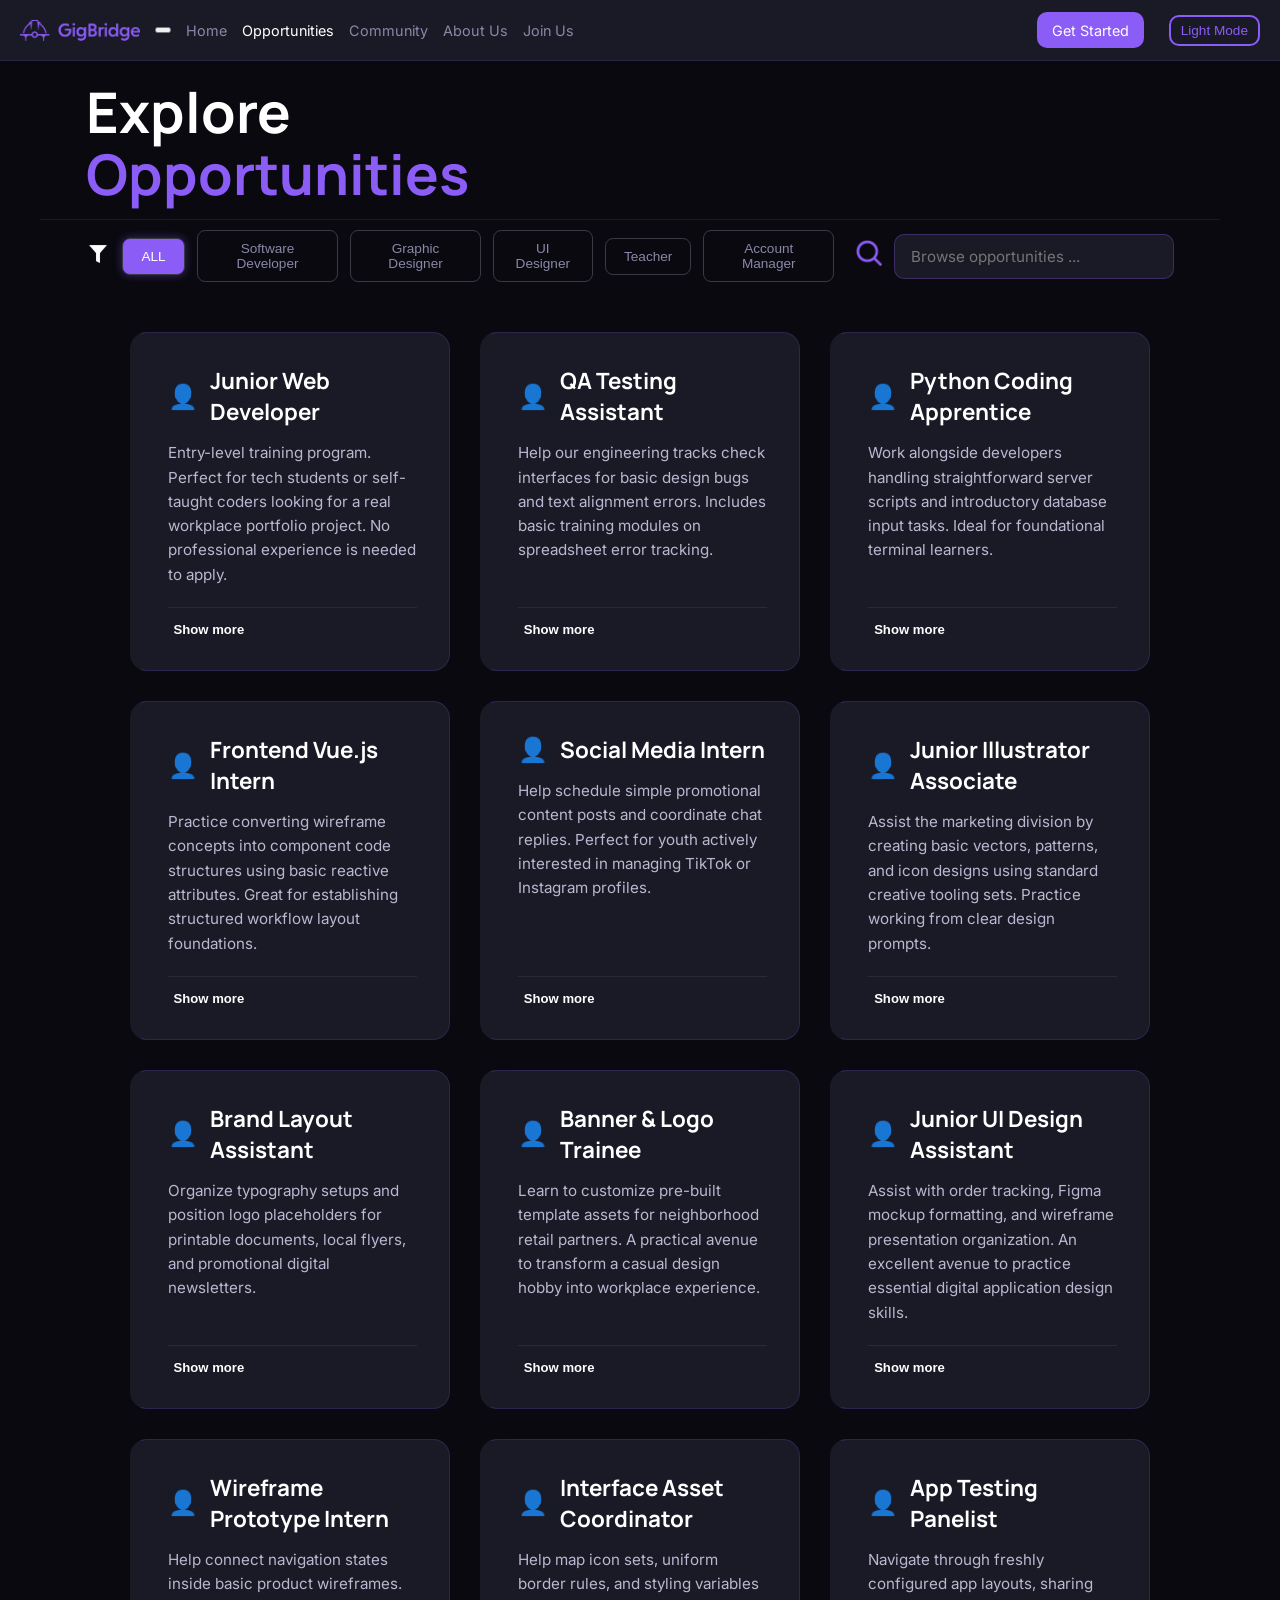
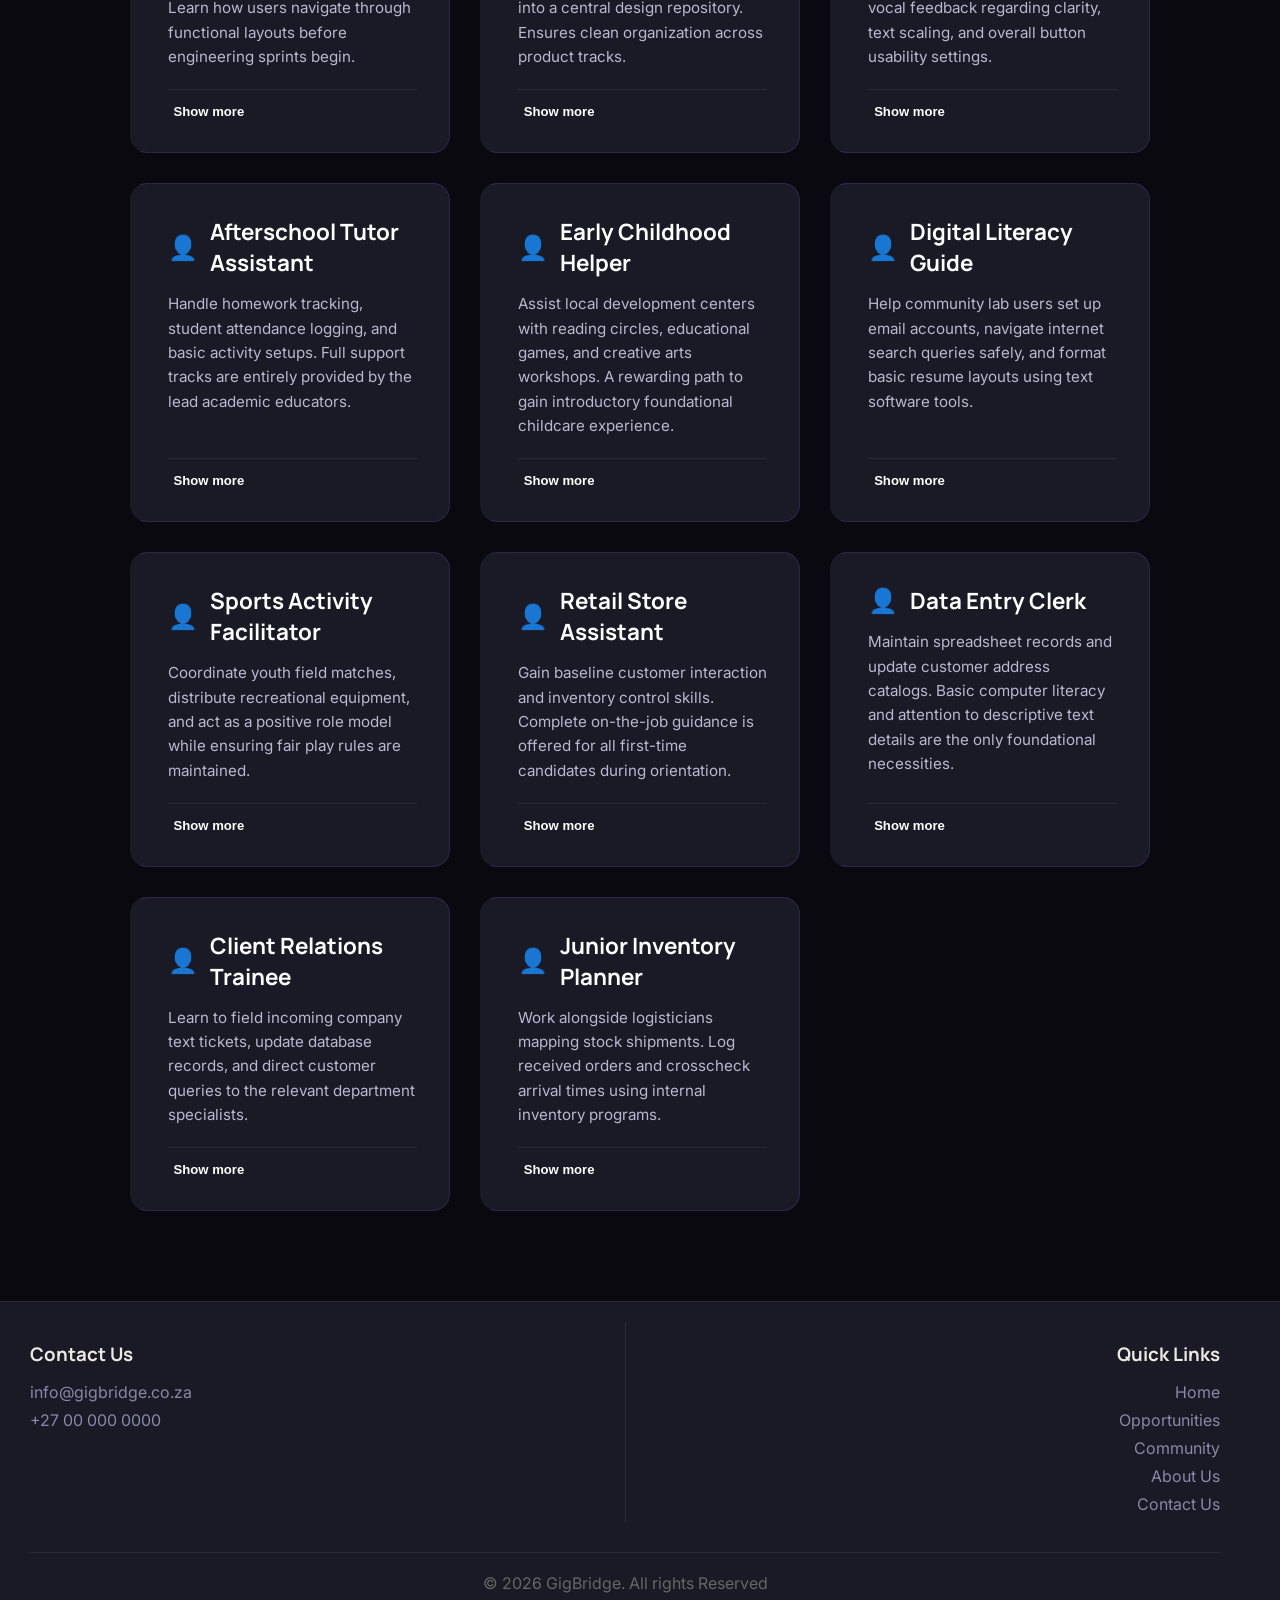
<file: opportunities.html>
<!doctype html>
<html lang="en">
  <head>
    <meta charset="UTF-8" />
    <meta name="viewport" content="width=device-width, initial-scale=1.0" />
    <title>GigBridge | Opportunities</title>
    <link rel="stylesheet" href="style.css" />
    <link
      href="https://fonts.googleapis.com/css2?family=Inter:wght@300;400;500;600;700&family=Manrope:wght@300;400;500;600;700&display=swap"
      rel="stylesheet"
    />

    <!-- removed the script.js and used the updated version main.js -->
    <script src="main.js" defer></script>
  </head>
  <body>
    <!-- NAVBAR -->
    <nav>
      <div class="logo">
        <img src="images/logo.png" alt="GigBridge Logo" class="logo-img" />
      </div>

      <button class="nav-burger" id="nav-burger" aria-label="Toggle menu">
        <span></span>
        <span></span>
        <span></span>
      </button>

      <div class="nav-links">
        <a href="index.html">Home</a>
        <a href="opportunities.html" class="active">Opportunities</a>
        <a href="community.html">Community</a>
        <a href="about.html">About Us</a>
        <a href="contact.html">Join Us</a>
      </div>

      <div class="nav-btn">
        <a href="#">Get Started</a>
      </div>

      <div class="theme-btn">
        <button id="theme-toggle">Light Mode</button>
      </div>
    </nav>

    <!-- PAGE CONTENT -->
    <main class="page-wrapper">
      <header class="explore-banner">
        <h1>
          Explore
          <span class="purple-text">Opportunities</span>
        </h1>
      </header>

      <section class="filter-section">
        <div class="filter-buttons">
          <div class="filter-icon">
            <img src="images/filter.png" alt="Filter Icon" class="filter-img" />
          </div>
          <button class="filter-btn active" data-target="all">ALL</button>
          <button class="filter-btn" data-target="software">
            Software Developer
          </button>
          <button class="filter-btn" data-target="graphic">
            Graphic Designer
          </button>
          <button class="filter-btn" data-target="ui">UI Designer</button>
          <button class="filter-btn" data-target="teacher">Teacher</button>
          <button class="filter-btn" data-target="account">
            Account Manager
          </button>
        </div>

        <div class="search-row">
          <div class="search-container">
            <div class="search-icon">
              <img
                src="images/search-icon.png"
                alt="Search Icon"
                class="search-img"
              />
            </div>
            <input
              type="text"
              id="searchInput"
              placeholder="Browse opportunities ..."
            />
          </div>
        </div>
      </section>

      <div class="cards-grid">
        <div class="opportunity-card" data-category="software">
          <div>
            <div class="card-header-main">
              <span class="card-user-icon">👤</span>
              <h3 class="card-title">Junior Web Developer</h3>
            </div>
            <p class="card-body-text">
              Entry-level training program. Perfect for tech students or
              self-taught coders looking for a real workplace portfolio project.
              No professional experience is needed to apply.
            </p>
            <div class="extended-details">
              <p class="details-title">What you need:</p>
              <ul class="details-list">
                <li>Basic knowledge of HTML & CSS</li>
                <li>Willingness to learn version control (Git)</li>
                <li>Stipend: R5,500 pm training allowance</li>
              </ul>
            </div>
          </div>
          <button class="show-more-btn">Show more</button>
        </div>

        <div class="opportunity-card" data-category="software">
          <div>
            <div class="card-header-main">
              <span class="card-user-icon">👤</span>
              <h3 class="card-title">QA Testing Assistant</h3>
            </div>
            <p class="card-body-text">
              Help our engineering tracks check interfaces for basic design bugs
              and text alignment errors. Includes basic training modules on
              spreadsheet error tracking.
            </p>
            <div class="extended-details">
              <p class="details-title">What you need:</p>
              <ul class="details-list">
                <li>High attention to detail</li>
                <li>Basic computer literacy skills</li>
                <li>Flexible hours (Remote option available)</li>
              </ul>
            </div>
          </div>
          <button class="show-more-btn">Show more</button>
        </div>

        <div class="opportunity-card" data-category="software">
          <div>
            <div class="card-header-main">
              <span class="card-user-icon">👤</span>
              <h3 class="card-title">Python Coding Apprentice</h3>
            </div>
            <p class="card-body-text">
              Work alongside developers handling straightforward server scripts
              and introductory database input tasks. Ideal for foundational
              terminal learners.
            </p>
            <div class="extended-details">
              <p class="details-title">What you need:</p>
              <ul class="details-list">
                <li>Basic logic or foundational Python knowledge</li>
                <li>Good mathematical problem-solving skills</li>
                <li>Mentorship: Structured weekly review check-ins</li>
              </ul>
            </div>
          </div>
          <button class="show-more-btn">Show more</button>
        </div>

        <div class="opportunity-card" data-category="software">
          <div>
            <div class="card-header-main">
              <span class="card-user-icon">👤</span>
              <h3 class="card-title">Frontend Vue.js Intern</h3>
            </div>
            <p class="card-body-text">
              Practice converting wireframe concepts into component code
              structures using basic reactive attributes. Great for establishing
              structured workflow layout foundations.
            </p>
            <div class="extended-details">
              <p class="details-title">What you need:</p>
              <ul class="details-list">
                <li>Familiarity with basic JavaScript variables</li>
                <li>Desire to build clean, fast modern websites</li>
                <li>Includes real-world deployment training milestones</li>
              </ul>
            </div>
          </div>
          <button class="show-more-btn">Show more</button>
        </div>

        <div class="opportunity-card" data-category="graphic">
          <div>
            <div class="card-header-main">
              <span class="card-user-icon">👤</span>
              <h3 class="card-title">Social Media Intern</h3>
            </div>
            <p class="card-body-text">
              Help schedule simple promotional content posts and coordinate chat
              replies. Perfect for youth actively interested in managing TikTok
              or Instagram profiles.
            </p>
            <div class="extended-details">
              <p class="details-title">What you need:</p>
              <ul class="details-list">
                <li>Active user of modern social apps</li>
                <li>Basic mobile video editing skills</li>
                <li>Remote layout option included</li>
              </ul>
            </div>
          </div>
          <button class="show-more-btn">Show more</button>
        </div>

        <div class="opportunity-card" data-category="graphic">
          <div>
            <div class="card-header-main">
              <span class="card-user-icon">👤</span>
              <h3 class="card-title">Junior Illustrator Associate</h3>
            </div>
            <p class="card-body-text">
              Assist the marketing division by creating basic vectors, patterns,
              and icon designs using standard creative tooling sets. Practice
              working from clear design prompts.
            </p>
            <div class="extended-details">
              <p class="details-title">What you need:</p>
              <ul class="details-list">
                <li>Familiarity with vector shapes and color selection</li>
                <li>Creative mindset with a foundational drawing portfolio</li>
                <li>Full training in asset exporting provided</li>
              </ul>
            </div>
          </div>
          <button class="show-more-btn">Show more</button>
        </div>

        <div class="opportunity-card" data-category="graphic">
          <div>
            <div class="card-header-main">
              <span class="card-user-icon">👤</span>
              <h3 class="card-title">Brand Layout Assistant</h3>
            </div>
            <p class="card-body-text">
              Organize typography setups and position logo placeholders for
              printable documents, local flyers, and promotional digital
              newsletters.
            </p>
            <div class="extended-details">
              <p class="details-title">What you need:</p>
              <ul class="details-list">
                <li>Basic knowledge of fonts and spacing layouts</li>
                <li>Strong alignment and formatting skills</li>
                <li>Part-time hours available</li>
              </ul>
            </div>
          </div>
          <button class="show-more-btn">Show more</button>
        </div>

        <div class="opportunity-card" data-category="graphic">
          <div>
            <div class="card-header-main">
              <span class="card-user-icon">👤</span>
              <h3 class="card-title">Banner & Logo Trainee</h3>
            </div>
            <p class="card-body-text">
              Learn to customize pre-built template assets for neighborhood
              retail partners. A practical avenue to transform a casual design
              hobby into workplace experience.
            </p>
            <div class="extended-details">
              <p class="details-title">What you need:</p>
              <ul class="details-list">
                <li>No formal experience required</li>
                <li>Eagerness to follow brand style guides</li>
                <li>Stipend: R4,000 pm workspace allowance</li>
              </ul>
            </div>
          </div>
          <button class="show-more-btn">Show more</button>
        </div>

        <div class="opportunity-card" data-category="ui">
          <div>
            <div class="card-header-main">
              <span class="card-user-icon">👤</span>
              <h3 class="card-title">Junior UI Design Assistant</h3>
            </div>
            <p class="card-body-text">
              Assist with order tracking, Figma mockup formatting, and wireframe
              presentation organization. An excellent avenue to practice
              essential digital application design skills.
            </p>
            <div class="extended-details">
              <p class="details-title">What you need:</p>
              <ul class="details-list">
                <li>Basic understanding of color layout shapes</li>
                <li>Figma workspace familiarity is a bonus</li>
                <li>Full portfolio guidance included</li>
              </ul>
            </div>
          </div>
          <button class="show-more-btn">Show more</button>
        </div>

        <div class="opportunity-card" data-category="ui">
          <div>
            <div class="card-header-main">
              <span class="card-user-icon">👤</span>
              <h3 class="card-title">Wireframe Prototype Intern</h3>
            </div>
            <p class="card-body-text">
              Help connect navigation states inside basic product wireframes.
              Learn how users navigate through functional layouts before
              engineering sprints begin.
            </p>
            <div class="extended-details">
              <p class="details-title">What you need:</p>
              <ul class="details-list">
                <li>Interest in how digital buttons and apps function</li>
                <li>Good logical breakdown skills</li>
                <li>Mentorship directly from senior designers</li>
              </ul>
            </div>
          </div>
          <button class="show-more-btn">Show more</button>
        </div>

        <div class="opportunity-card" data-category="ui">
          <div>
            <div class="card-header-main">
              <span class="card-user-icon">👤</span>
              <h3 class="card-title">Interface Asset Coordinator</h3>
            </div>
            <p class="card-body-text">
              Help map icon sets, uniform border rules, and styling variables
              into a central design repository. Ensures clean organization
              across product tracks.
            </p>
            <div class="extended-details">
              <p class="details-title">What you need:</p>
              <ul class="details-list">
                <li>Strong sorting and categorization skills</li>
                <li>Comfortable with collaborative digital spaces</li>
                <li>100% remote workspace setup supported</li>
              </ul>
            </div>
          </div>
          <button class="show-more-btn">Show more</button>
        </div>

        <div class="opportunity-card" data-category="ui">
          <div>
            <div class="card-header-main">
              <span class="card-user-icon">👤</span>
              <h3 class="card-title">App Testing Panelist</h3>
            </div>
            <p class="card-body-text">
              Navigate through freshly configured app layouts, sharing vocal
              feedback regarding clarity, text scaling, and overall button
              usability settings.
            </p>
            <div class="extended-details">
              <p class="details-title">What you need:</p>
              <ul class="details-list">
                <li>Clear communication style</li>
                <li>Own an active smartphone for interface navigation</li>
                <li>Paid per feedback session (R150 / hr)</li>
              </ul>
            </div>
          </div>
          <button class="show-more-btn">Show more</button>
        </div>

        <div class="opportunity-card" data-category="teacher">
          <div>
            <div class="card-header-main">
              <span class="card-user-icon">👤</span>
              <h3 class="card-title">Afterschool Tutor Assistant</h3>
            </div>
            <p class="card-body-text">
              Handle homework tracking, student attendance logging, and basic
              activity setups. Full support tracks are entirely provided by the
              lead academic educators.
            </p>
            <div class="extended-details">
              <p class="details-title">What you need:</p>
              <ul class="details-list">
                <li>Patience working with primary school learners</li>
                <li>Strong conversational English layout</li>
                <li>Part-time: Mon to Thu afternoons</li>
              </ul>
            </div>
          </div>
          <button class="show-more-btn">Show more</button>
        </div>

        <div class="opportunity-card" data-category="teacher">
          <div>
            <div class="card-header-main">
              <span class="card-user-icon">👤</span>
              <h3 class="card-title">Early Childhood Helper</h3>
            </div>
            <p class="card-body-text">
              Assist local development centers with reading circles, educational
              games, and creative arts workshops. A rewarding path to gain
              introductory foundational childcare experience.
            </p>
            <div class="extended-details">
              <p class="details-title">What you need:</p>
              <ul class="details-list">
                <li>Energetic and encouraging personality</li>
                <li>No formal certification required to start</li>
                <li>First-aid training path fully sponsored</li>
              </ul>
            </div>
          </div>
          <button class="show-more-btn">Show more</button>
        </div>

        <div class="opportunity-card" data-category="teacher">
          <div>
            <div class="card-header-main">
              <span class="card-user-icon">👤</span>
              <h3 class="card-title">Digital Literacy Guide</h3>
            </div>
            <p class="card-body-text">
              Help community lab users set up email accounts, navigate internet
              search queries safely, and format basic resume layouts using text
              software tools.
            </p>
            <div class="extended-details">
              <p class="details-title">What you need:</p>
              <ul class="details-list">
                <li>Familiarity with standard web browsing fields</li>
                <li>Strong interpersonal patience skills</li>
                <li>Stipend: R4,800 monthly workspace support</li>
              </ul>
            </div>
          </div>
          <button class="show-more-btn">Show more</button>
        </div>

        <div class="opportunity-card" data-category="teacher">
          <div>
            <div class="card-header-main">
              <span class="card-user-icon">👤</span>
              <h3 class="card-title">Sports Activity Facilitator</h3>
            </div>
            <p class="card-body-text">
              Coordinate youth field matches, distribute recreational equipment,
              and act as a positive role model while ensuring fair play rules
              are maintained.
            </p>
            <div class="extended-details">
              <p class="details-title">What you need:</p>
              <ul class="details-list">
                <li>Active interest in soccer, netball, or outdoor sports</li>
                <li>Punctual and reliable character values</li>
                <li>Weekend matching allowances included</li>
              </ul>
            </div>
          </div>
          <button class="show-more-btn">Show more</button>
        </div>

        <div class="opportunity-card" data-category="account">
          <div>
            <div class="card-header-main">
              <span class="card-user-icon">👤</span>
              <h3 class="card-title">Retail Store Assistant</h3>
            </div>
            <p class="card-body-text">
              Gain baseline customer interaction and inventory control skills.
              Complete on-the-job guidance is offered for all first-time
              candidates during orientation.
            </p>
            <div class="extended-details">
              <p class="details-title">What you need:</p>
              <ul class="details-list">
                <li>Friendly communication style</li>
                <li>No experience required</li>
                <li>Shift allowance + store discounts</li>
              </ul>
            </div>
          </div>
          <button class="show-more-btn">Show more</button>
        </div>

        <div class="opportunity-card" data-category="account">
          <div>
            <div class="card-header-main">
              <span class="card-user-icon">👤</span>
              <h3 class="card-title">Data Entry Clerk</h3>
            </div>
            <p class="card-body-text">
              Maintain spreadsheet records and update customer address catalogs.
              Basic computer literacy and attention to descriptive text details
              are the only foundational necessities.
            </p>
            <div class="extended-details">
              <p class="details-title">What you need:</p>
              <ul class="details-list">
                <li>Basic typing accuracy</li>
                <li>Familiarity with Google Sheets</li>
                <li>Flexible independent study hours</li>
              </ul>
            </div>
          </div>
          <button class="show-more-btn">Show more</button>
        </div>

        <div class="opportunity-card" data-category="account">
          <div>
            <div class="card-header-main">
              <span class="card-user-icon">👤</span>
              <h3 class="card-title">Client Relations Trainee</h3>
            </div>
            <p class="card-body-text">
              Learn to field incoming company text tickets, update database
              records, and direct customer queries to the relevant department
              specialists.
            </p>
            <div class="extended-details">
              <p class="details-title">What you need:</p>
              <ul class="details-list">
                <li>Professional phone manners</li>
                <li>Basic writing or message composition skills</li>
                <li>Full script training provided entirely</li>
              </ul>
            </div>
          </div>
          <button class="show-more-btn">Show more</button>
        </div>

        <div class="opportunity-card" data-category="account">
          <div>
            <div class="card-header-main">
              <span class="card-user-icon">👤</span>
              <h3 class="card-title">Junior Inventory Planner</h3>
            </div>
            <p class="card-body-text">
              Work alongside logisticians mapping stock shipments. Log received
              orders and crosscheck arrival times using internal inventory
              programs.
            </p>
            <div class="extended-details">
              <p class="details-title">What you need:</p>
              <ul class="details-list">
                <li>Organized approach to sorting paperwork</li>
                <li>Basic spreadsheet calculation understanding</li>
                <li>Growth path toward formal supply chain work</li>
              </ul>
            </div>
          </div>
          <button class="show-more-btn">Show more</button>
        </div>
      </div>
    </main>

    <!-- FOOTER -->
    <footer>
      <div class="footer-top">
        <div class="contact">
          <h3>Contact Us</h3>
          <p>info@gigbridge.co.za</p>
          <p>+27 00 000 0000</p>
        </div>

        <div class="divider"></div>

        <div class="footer-links">
          <h3>Quick Links</h3>
          <p><a href="index.html">Home</a></p>
          <p><a href="opportunities.html" class="active">Opportunities</a></p>
          <p><a href="community.html">Community</a></p>
          <p><a href="about.html">About Us</a></p>
          <p><a href="contact.html">Contact Us</a></p>
        </div>
      </div>

      <div class="copyright">&copy; 2026 GigBridge. All rights Reserved</div>
    </footer>
    <script>
      document.addEventListener("DOMContentLoaded", () => {
        // --- 1. CATEGORY FILTER BUTTONS ---
        const filterButtons = document.querySelectorAll(".filter-btn");
        const jobCards = document.querySelectorAll(".opportunity-card");

        filterButtons.forEach((button) => {
          button.addEventListener("click", () => {
            document
              .querySelector(".filter-btn.active")
              .classList.remove("active");
            button.classList.add("active");

            const selectedCategory = button.getAttribute("data-target");

            jobCards.forEach((card) => {
              const cardCategory = card.getAttribute("data-category");
              if (
                selectedCategory === "all" ||
                cardCategory === selectedCategory
              ) {
                card.classList.remove("hidden");
              } else {
                card.classList.add("hidden");
              }
            });
          });
        });

        // --- 2. SHOW MORE / SHOW LESS TOGGLE ---
        // Fix: btn.parentElement is the card itself (show-more-btn is a direct
        // child of .opportunity-card), so query .extended-details from the card.
        const showMoreButtons = document.querySelectorAll(".show-more-btn");

        showMoreButtons.forEach((btn) => {
          btn.addEventListener("click", () => {
            const card = btn.closest(".opportunity-card");
            const detailsSection = card.querySelector(".extended-details");

            detailsSection.classList.toggle("open");
            btn.textContent = detailsSection.classList.contains("open")
              ? "Show less"
              : "Show more";
          });
        });

        // --- 3. SEARCH BAR ---
        const searchInput = document.getElementById("searchInput");

        searchInput.addEventListener("input", (e) => {
          const query = e.target.value.toLowerCase().trim();

          document
            .querySelector(".filter-btn.active")
            .classList.remove("active");
          filterButtons[0].classList.add("active");

          jobCards.forEach((card) => {
            const title = card
              .querySelector(".card-title")
              .textContent.toLowerCase();
            const body = card
              .querySelector(".card-body-text")
              .textContent.toLowerCase();

            if (title.includes(query) || body.includes(query)) {
              card.classList.remove("hidden");
            } else {
              card.classList.add("hidden");
            }
          });
        });
      });
    </script>
  </body>
</html>
</file>
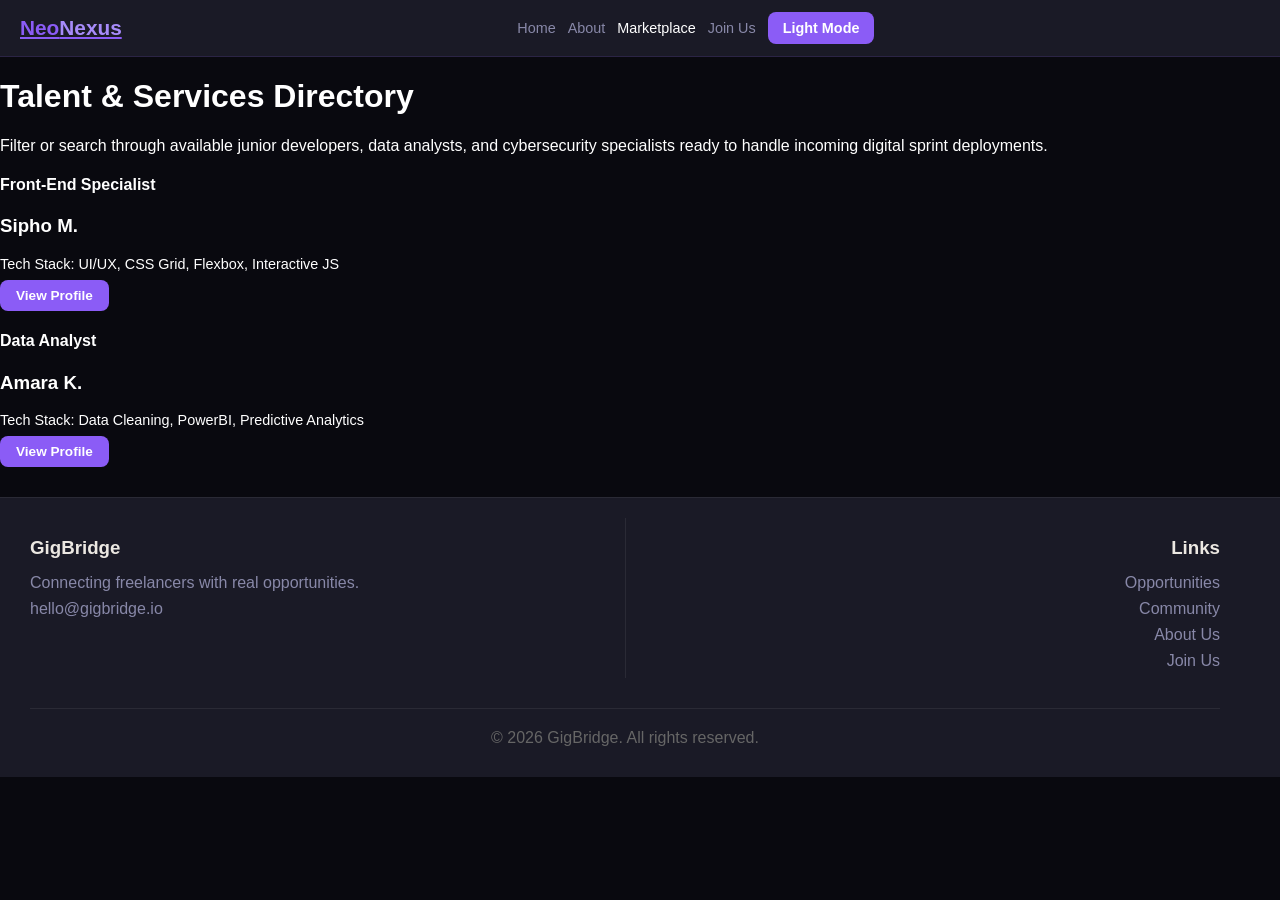
<file: services.html>
<!doctype html>
<html lang="en">
  <head>
    <meta charset="UTF-8" />
    <meta name="viewport" content="width=device-width, initial-scale=1.0" />
    <title>NeoNexus | Talent Marketplace</title>
    <link rel="stylesheet" href="style.css" />
  </head>
  <body>
    <nav class="navbar">
      <div class="nav-container">
        <a href="index.html" class="logo">Neo<span>Nexus</span></a>
        <ul class="nav-menu">
          <li><a href="index.html" class="nav-link">Home</a></li>
          <li><a href="about.html" class="nav-link">About</a></li>
          <li>
            <a href="services.html" class="nav-link active">Marketplace</a>
          </li>
          <li><a href="contact.html" class="nav-link">Join Us</a></li>
          <li>
            <button class="btn btn-neon" id="theme-toggle">Light Mode</button>
          </li>
        </ul>
      </div>
    </nav>

    <main class="container">
      <h1>Talent & Services Directory</h1>
      <p style="color: var(--text-muted)">
        Filter or search through available junior developers, data analysts, and
        cybersecurity specialists ready to handle incoming digital sprint
        deployments.
      </p>

      <div class="grid-layout">
        <div class="interactive-card">
          <h4 style="color: var(--neon-cyan)">Front-End Specialist</h4>
          <h3>Sipho M.</h3>
          <p
            style="
              font-size: 0.9rem;
              margin: 0.5rem 0;
              color: var(--text-muted);
            "
          >
            Tech Stack: UI/UX, CSS Grid, Flexbox, Interactive JS
          </p>
          <button
            class="btn btn-neon"
            style="font-size: 0.85rem; padding: 0.5rem 1rem"
          >
            View Profile
          </button>
        </div>
        <div class="interactive-card">
          <h4 style="color: var(--neon-purple)">Data Analyst</h4>
          <h3>Amara K.</h3>
          <p
            style="
              font-size: 0.9rem;
              margin: 0.5rem 0;
              color: var(--text-muted);
            "
          >
            Tech Stack: Data Cleaning, PowerBI, Predictive Analytics
          </p>
          <button
            class="btn btn-neon"
            style="font-size: 0.85rem; padding: 0.5rem 1rem"
          >
            View Profile
          </button>
        </div>
      </div>
    </main>

    <footer>
      <div class="footer-top">
        <div class="contact">
          <h3>GigBridge</h3>
          <p>Connecting freelancers with real opportunities.</p>
          <p>hello@gigbridge.io</p>
        </div>
        <div class="divider"></div>
        <div class="footer-links">
          <h3>Links</h3>
          <p><a href="opportunities.html">Opportunities</a></p>
          <p><a href="community.html">Community</a></p>
          <p><a href="about.html">About Us</a></p>
          <p><a href="contact.html">Join Us</a></p>
        </div>
      </div>
      <div class="copyright">&copy; 2026 GigBridge. All rights reserved.</div>
    </footer>
    <script src="main.js"></script>
  </body>
</html>
</file>
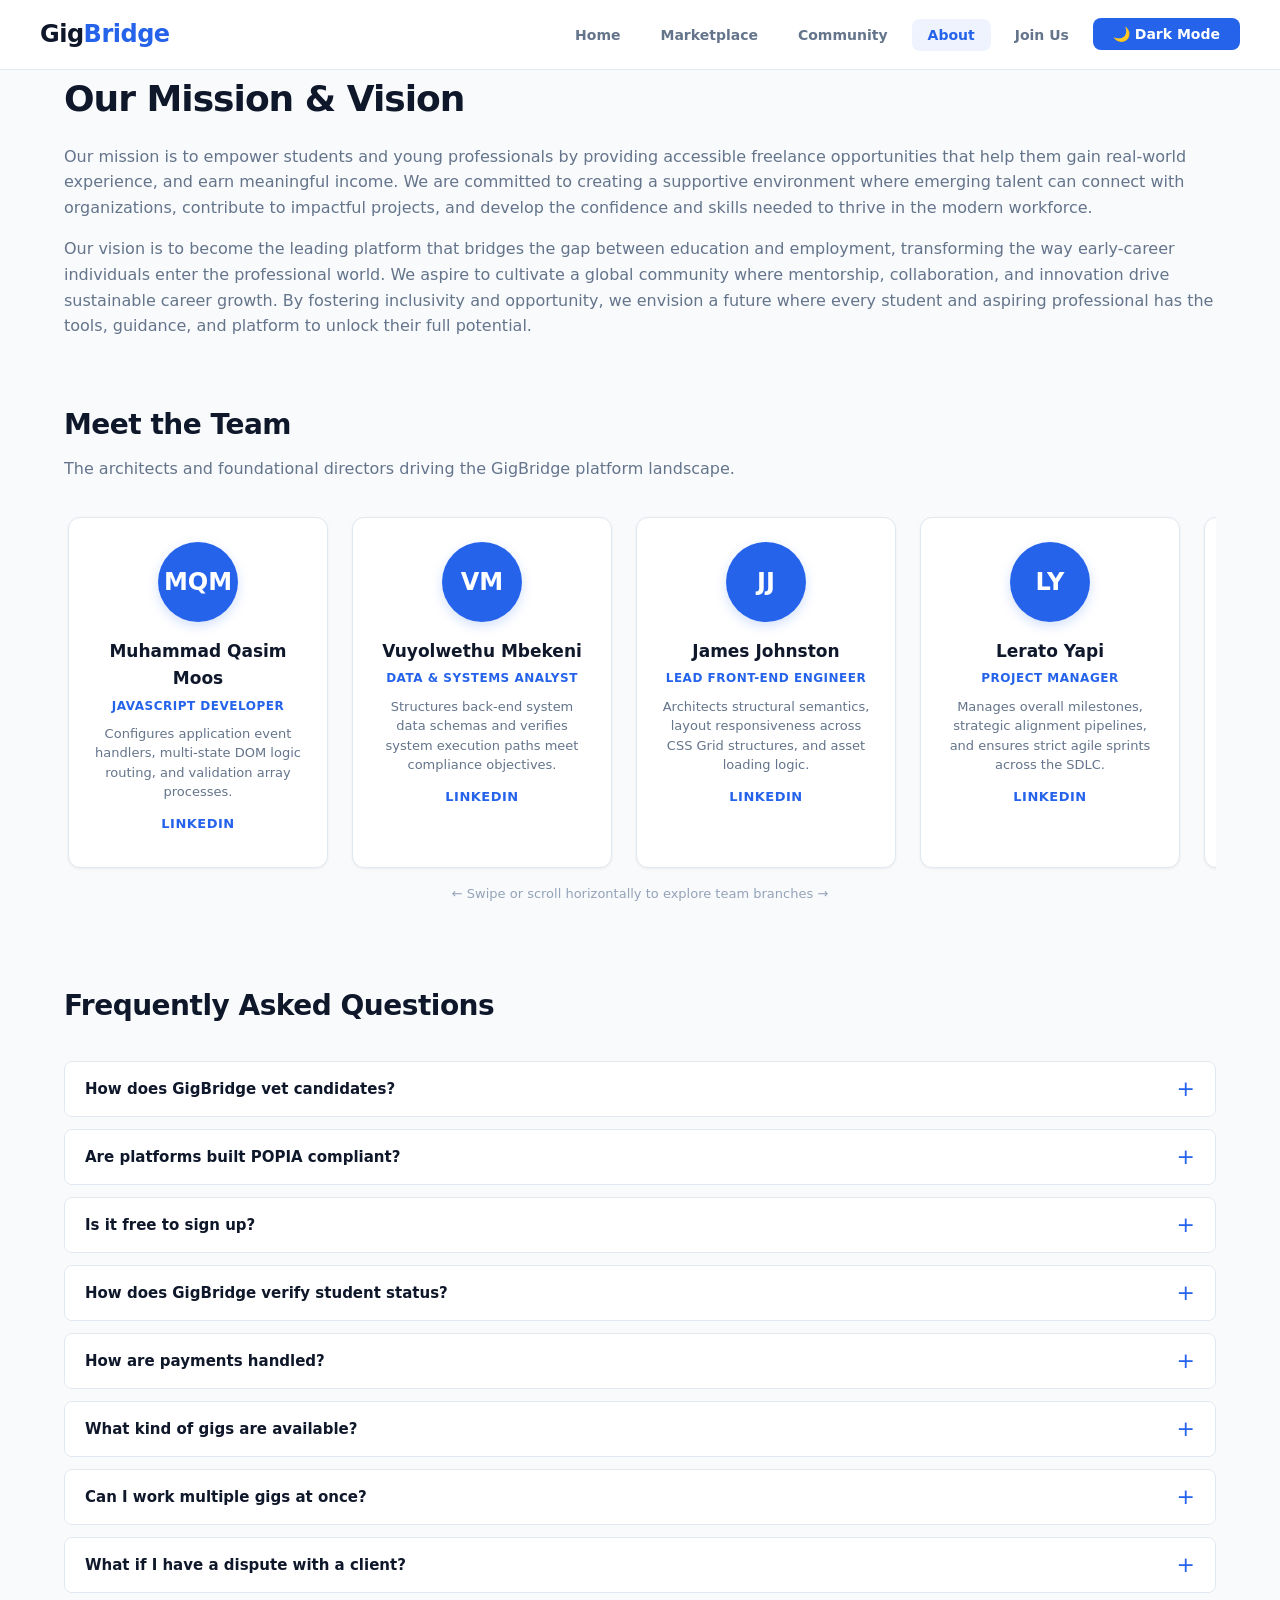
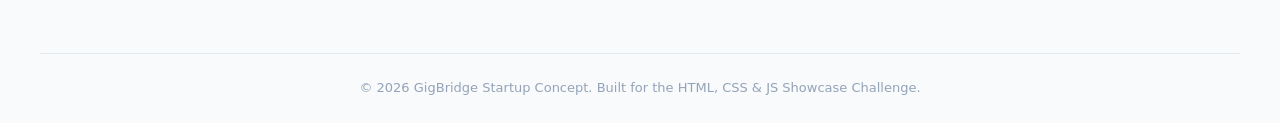
<file: lerato-dev/about-corrected.html>
<!DOCTYPE html>
<html lang="en">
<head>
    <meta charset="UTF-8">
    <meta name="viewport" content="width=device-width, initial-scale=1.0">
    <meta name="description" content="About GigBridge - Meet the founding team and discover our vision.">
    <title>GigBridge | About & Team</title>
    <link rel="stylesheet" href="about_style.css">
</head>
<body>

    <nav class="navbar">
        <div class="nav-container">
            <a href="index.html" class="logo">Gig<span>Bridge</span></a>
            <div class="nav-toggle" id="mobile-menu">
                <span></span>
                <span></span>
                <span></span>
            </div>
            <ul class="nav-menu">
                <li><a href="index.html" class="nav-link">Home</a></li>
                <li><a href="services.html" class="nav-link">Marketplace</a></li>
                <li><a href="community.html" class="nav-link">Community</a></li>
                <li><a href="about.html" class="nav-link active">About</a></li>
                <li><a href="contact.html" class="nav-link">Join Us</a></li>
                <li><button class="btn btn-neon" id="theme-toggle">Toggle Theme</button></li>
            </ul>
        </div>
    </nav>

    <!-- The changes that i made so the CSS and JavaScript work better:     

    1. you  used the div class for the accordion header and i just switched it to a button instead and also used a span class for the icons , these was easier to support the interactive controls and better  for accessibility.

    2. I also added a class=icon to all the FAQ icons so that i can easily target them in the JS and change the icon when the accordion is opened or closed.

    3. I switched & to &amp , so that it is valid HTML and will not break the page.

    4. I updated the carousel hint text  by adding a  left arrow to make it clearer so a user can scroll in both directions.-->
   
    <main class="container">

    <section style="margin-bottom: 4rem;">
        <h1>Our Mission &amp; Vision</h1>
        <p style="margin-top: 1rem; color: var(--text-muted); max-width: 1850px;">
            Our mission is to empower students and young professionals by providing accessible freelance opportunities that help them gain real-world experience, and earn meaningful income. We are committed to creating a supportive environment where emerging talent can connect with organizations, contribute to impactful projects, and develop the confidence and skills needed to thrive in the modern workforce.
        </p>
        <p style="margin-top: 1rem; color: var(--text-muted); max-width: 1850px;">
            Our vision is to become the leading platform that bridges the gap between education and employment, transforming the way early-career individuals enter the professional world. We aspire to cultivate a global community where mentorship, collaboration, and innovation drive sustainable career growth. By fostering inclusivity and opportunity, we envision a future where every student and aspiring professional has the tools, guidance, and platform to unlock their full potential.
        </p>
    </section>

    <section style="margin-bottom: 4rem;">
        <h2>Meet the Team</h2>
        <p style="color: var(--text-muted);">The architects and foundational directors driving the GigBridge platform landscape.</p>

        <div class="carousel-container">
            <div class="carousel-track">

                <div class="team-card">
                    <div class="avatar-placeholder">MQM</div>
                    <h3>Muhammad Qasim Moos</h3>
                    <div class="team-role">JAVASCRIPT DEVELOPER</div>
                    <p class="team-bio">Configures application event handlers, multi-state DOM logic routing, and validation array processes.</p>
                    <div class="team-role">
                        <p><a href="http://www.linkedin.com/in/qasim-moos-02b002362" target="_blank">LinkedIn</a></p>
                    </div>
                </div>

                <div class="team-card">
                    <div class="avatar-placeholder">VM</div>
                    <h3>Vuyolwethu Mbekeni</h3>
                    <div class="team-role">Data &amp; Systems Analyst</div>
                    <p class="team-bio">Structures back-end system data schemas and verifies system execution paths meet compliance objectives.</p>
                    <div class="team-role">
                        <p><a href="https://www.linkedin.com/in/vuyolwethu-mbekeni-91828a414" target="_blank">LinkedIn</a></p>
                    </div>
                </div>

                <div class="team-card">
                    <div class="avatar-placeholder">JJ</div>
                    <h3>James Johnston</h3>
                    <div class="team-role">Lead Front-end Engineer</div>
                    <p class="team-bio">Architects structural semantics, layout responsiveness across CSS Grid structures, and asset loading logic.</p>
                    <div class="team-role">
                        <p><a href="http://www.linkedin.com/in/james-johnston-ab2a412b3" target="_blank">LinkedIn</a></p>
                    </div>
                </div>

                <div class="team-card">
                    <div class="avatar-placeholder">LY</div>
                    <h3>Lerato Yapi</h3>
                    <div class="team-role">Project Manager</div>
                    <p class="team-bio">Manages overall milestones, strategic alignment pipelines, and ensures strict agile sprints across the SDLC.</p>
                    <div class="team-role">
                        <p><a href="https://www.linkedin.com/in/lerato-yapi-173276414/" target="_blank">LinkedIn</a></p>
                    </div>
                </div>

                <div class="team-card">
                    <div class="avatar-placeholder">NK</div>
                    <h3>Nonhlanhla Kunene</h3>
                    <div class="team-role">Lead UI/UX Architect</div>
                    <p class="team-bio">Owns the high-fidelity design layouts and component structures engineered directly within Figma systems.</p>
                    <div class="team-role">
                        <p><a href="http://www.linkedin.com/in/nonhlanhla-kunene-8416ba369" target="_blank">LinkedIn</a></p>
                    </div>
                </div>

                <div class="team-card">
                    <div class="avatar-placeholder">AN</div>
                    <h3>Anela Nqenqa</h3>
                    <div class="team-role">QA &amp; Test Specialist</div>
                    <p class="team-bio">Executes cross-browser validations, regression validation scripts, and documents system errors inside branch audits.</p>
                    <div class="team-role">
                        <p><a href="https://www.linkedin.com/in/anela-nqenqa-393800413/" target="_blank">LinkedIn</a></p>
                    </div>
                </div>

            </div>
            <small class="carousel-hint">← Swipe or scroll horizontally to explore team branches →</small>
        </div>
    </section>

    <section>
        <h2>Frequently Asked Questions</h2>
        <div style="margin-top: 2rem;">

            <div class="accordion-item">
                <button class="accordion-header">How does GigBridge vet candidates? <span class="icon">+</span></button>
                <div class="accordion-content">
                    <p>Every student developer on GigBridge must complete an extensive, rigorous validation matrix covering data integrity, algorithmic structure, and semantic web development workflows before joining.</p>
                </div>
            </div>

            <div class="accordion-item">
                <button class="accordion-header">Are platforms built POPIA compliant? <span class="icon">+</span></button>
                <div class="accordion-content">
                    <p>Yes. Data handling, application development architectural structures, and operational flows observe strict regional alignment regulations by design.</p>
                </div>
            </div>

            <div class="accordion-item">
                <button class="accordion-header">Is it free to sign up? <span class="icon">+</span></button>
                <div class="accordion-content">
                    <p>Yes, creating a profile and browsing gigs is completely free. We only charge a small 8% platform fee when you successfully complete a paid project — no upfront costs.</p>
                </div>
            </div>

            <div class="accordion-item">
                <button class="accordion-header">How does GigBridge verify student status? <span class="icon">+</span></button>
                <div class="accordion-content">
                    <p>We verify students through their institutional email address (.ac.uk, .edu, etc.) or by uploading a current enrollment letter. Verification typically takes under 24 hours.</p>
                </div>
            </div>

            <div class="accordion-item">
                <button class="accordion-header">How are payments handled? <span class="icon">+</span></button>
                <div class="accordion-content">
                    <p>Payments are held securely in escrow once a client approves your proposal. Funds are released automatically when you deliver the work and the client confirms completion. We support bank transfer, PayPal, and Wise.</p>
                </div>
            </div>

            <div class="accordion-item">
                <button class="accordion-header">What kind of gigs are available? <span class="icon">+</span></button>
                <div class="accordion-content">
                    <p>We have gigs across Web Development, Design, Marketing, Writing, Video &amp; Photography, Data Analysis, Social Media Management, and Translation. New opportunities are posted every day.</p>
                </div>
            </div>

            <div class="accordion-item">
                <button class="accordion-header">Can I work multiple gigs at once? <span class="icon">+</span></button>
                <div class="accordion-content">
                    <p>Absolutely. Many of our top earners manage 2–3 projects simultaneously. You set your own availability in your profile, and clients can see when you're open to new work.</p>
                </div>
            </div>

            <div class="accordion-item">
                <button class="accordion-header">What if I have a dispute with a client? <span class="icon">+</span></button>
                <div class="accordion-content">
                    <p>Our team offers a free dispute resolution service for all platform projects. We review the original brief, communications, and deliverables to reach a fair outcome for both parties.</p>
                </div>
            </div>

        </div>
    </section>
</main>

    

    <footer class="footer">
        <p>&copy; 2026 GigBridge Startup Concept. Built for the HTML, CSS & JS Showcase Challenge.</p>
    </footer>

    <script src="./about.js"></script>
</body>
</html>
</file>
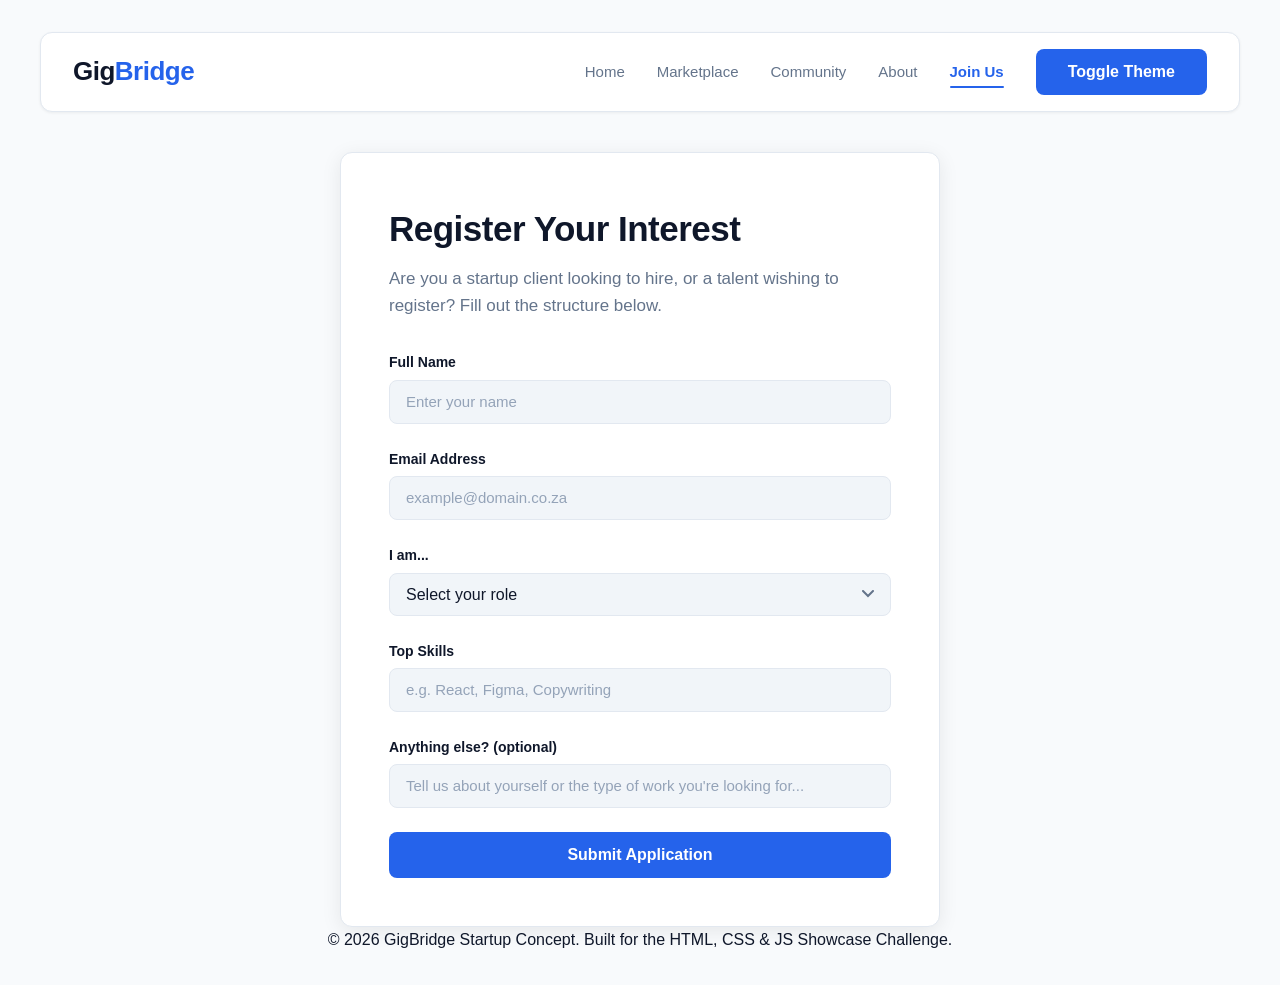
<file: lerato-dev/contact.html>
<!DOCTYPE html>
<html lang="en">
<head>
    <meta charset="UTF-8">
    <meta name="viewport" content="width=device-width, initial-scale=1.0">
    <title>GigBridge| Register Interest</title>
    <link rel="stylesheet" href="contact_style.css">

  <style>
   .hidden {
      display: none !important;
    }
  </style>
</head>
<body>
     <nav class="navbar">
        <div class="nav-container">
            <a href="index.html" class="logo">Gig<span>Bridge</span></a>
            <div class="nav-toggle" id="mobile-menu">
                <span></span>
                <span></span>
                <span></span>
            </div>
            <ul class="nav-menu">
                <li><a href="index.html" class="nav-link">Home</a></li>
                <li><a href="services.html" class="nav-link">Marketplace</a></li>
                <li><a href="community.html" class="nav-link">Community</a></li>
                <li><a href="about.html" class="nav-link">About</a></li>
                <li><a href="contact.html" class="nav-link active">Join Us</a></li>
                <li><button class="btn btn-neon" id="theme-toggle">Toggle Theme</button></li>
            </ul>
        </div>
    </nav>

    <main class="container" style="max-width: 600px;">
        <h1>Register Your Interest</h1>
        <p style="color: var(--text-muted); margin-bottom: 2rem;">Are you a startup client looking to hire, or a talent wishing to register? Fill out the structure below.</p>
        
<form id="registrationForm" class="contact-form" 
      action="https://formspree.io/f/mvznepdb" method="POST" novalidate>
  
  <div class="form-group">
    <label for="fullName">Full Name</label>
    <input type="text" id="fullName" name="fullName" class="form-control" placeholder="Enter your name" required>
    <div class="error-message" id="nameError">Name field must contain at least 3 characters.</div>
  </div>

  <div class="form-group">
    <label for="email">Email Address</label>
    <input type="email" id="email" name="email" class="form-control" placeholder="example@domain.co.za" required>
    <div class="error-message" id="emailError">Please input a valid email address structure.</div>
  </div>

  <div class="form-group">
    <label for="roleType">I am...</label>
    <select id="roleType" name="roleType" class="form-control" required>
      <option value="">Select your role</option>
      <option value="student">Student</option>
      <option value="graduate">Recent Graduate (0-3yrs)</option>
      <option value="professional">Young Professional</option>
      <option value="client">Client/Employer</option>
    </select>
  </div>

 <!-- Skills group (for students, graduates, professionals only) -->
 <div class="form-group" id="skillsGroup">
   <label for="skills">Top Skills</label>
   <input type="text" id="skills" name="skills" class="form-control" placeholder="e.g. React, Figma, Copywriting">
 </div>

<!-- Optional field -->
 <div class="form-group" id="optionalGroup">
   <label for="optional">Anything else? (optional)</label>
   <input type="text" id="optional" name="optional" class="form-control" placeholder="Tell us about yourself or the type of work you're looking for...">
 </div>

<!-- Extra section for clients only -->
 <div class="form-group hidden" id="clientJobGroup">
   <label for="jobDescription">Job Description</label>
   <textarea id="jobDescription" name="jobDescription" class="form-control" placeholder="Describe the role or project you’re hiring for..."></textarea>
 </div>

 <div class="form-group hidden" id="clientBudgetGroup">
   <label for="budget">Budget</label>
   <input type="number" id="budget" name="budget" class="form-control" placeholder="Enter your budget (e.g. 500)">
 </div>


  <button type="submit" class="btn btn-neon" style="width: 100%;">Submit Application</button>
</form>
        <div id="formFeedback" style="margin-top: 1.5rem; font-weight: bold; text-align: center;"></div>
    </main>

<footer class="footer">
        <p>&copy; 2026 GigBridge Startup Concept. Built for the HTML, CSS & JS Showcase Challenge.</p>
</footer>

<script>
  const roleSelect = document.getElementById("roleType");
  const skillsGroup = document.getElementById("skillsGroup");
  const optionalInput = document.getElementById("optional");
  const clientJobGroup = document.getElementById("clientJobGroup");
  const clientBudgetGroup = document.getElementById("clientBudgetGroup");
  const submitButton = document.querySelector("button");

  roleSelect.addEventListener("change", function() {
    if (this.value === "client") {
      // Hide skills
      skillsGroup.classList.add("hidden");
      // Change optional placeholder
      optionalInput.placeholder = "Company name or hiring preferences...";
      // Show client-specific fields
      clientJobGroup.classList.remove("hidden");
      clientBudgetGroup.classList.remove("hidden");
      // Change button text
      submitButton.textContent = "Post Job";
    } else {
      // Show skills again
      skillsGroup.classList.remove("hidden");
      // Reset optional placeholder
      optionalInput.placeholder = "Tell us about yourself or the type of work you're looking for...";
      // Hide client-specific fields
      clientJobGroup.classList.add("hidden");
      clientBudgetGroup.classList.add("hidden");
      // Reset button text
      submitButton.textContent = "Submit Application";
    }
  });
</script>

</body>
</html>
</file>
<file: style.css>
/* === ROOT & VARIABLES === */

:root {
  --font-body: "Inter", sans-serif;
  --font-heading: "Manrope", sans-serif;

  --bg-color: #09090f;
  --text-color: white;
  --secondary-text: #8888a8;
  --card-bg: #1a1a26;
}

[data-theme="light"] {
  --bg-color: #f5f5f5;
  --text-color: #111111;
  --secondary-text: #555555;
  --card-bg: #ffffff;
}

/* === GLOBAL LAYOUT === */

html,
body {
  min-height: 100vh;
}

body {
  display: flex;
  flex-direction: column;

  background-color: var(--bg-color);
  font-family: var(--font-body);
  color: var(--text-color);
  margin: 0;
}

body p {
  color: var(--secondary-text);
}

.hidden {
  display: none;
}

h1,
h2,
h3,
h4 {
  font-family: var(--font-heading);
}

.page-wrapper {
  flex: 1;
  padding: 0 60px;
}

.purple-text {
  color: #8b5cf6;
}

/* === NAVBAR === */

nav {
  display: flex;
  align-items: center;
  justify-content: flex-start;
  flex-wrap: nowrap;

  padding: 12px 20px;
  background-color: var(--card-bg);
  border-bottom: 1px solid rgba(139, 92, 246, 0.15);
  gap: 15px;
  overflow-x: auto;
}

nav .logo {
  display: flex;
  align-items: center;
  color: #8888a8;
  flex-shrink: 0;
  min-width: fit-content;
}

nav .nav-btn {
  background-color: #8b5cf6;
  padding: 8px 15px;
  border-radius: 10px;
  transition: all 0.3s ease;
  flex-shrink: 0;
  margin-left: auto;
}

nav .nav-btn a {
  color: white;
  text-decoration: none;
  font-size: 0.9rem;
}

nav .theme-btn button {
  background-color: transparent;
  border: 2px solid #8b5cf6;
  color: #8b5cf6;

  padding: 6px 10px;
  margin-left: 10px;
  font-size: 0.85rem;

  border-radius: 10px;
  cursor: pointer;
  transition: all 0.3s ease;
  flex-shrink: 0;
}

.logo-img {
  max-width: 120px;
  height: auto;
  display: block;
}

.nav-links {
  display: flex;
  align-items: center;
  gap: 15px;
  flex-wrap: nowrap;
  min-width: fit-content;
}

.nav-links a {
  color: #8888a8;
  text-decoration: none;
  transition: color 0.3s ease;
  font-size: 0.9rem;
  white-space: nowrap;
  flex-shrink: 0;
}

.nav-links a:hover,
.nav-links a.active {
  color: white;
}

.nav-btn:hover {
  background-color: #9f74ff;
  box-shadow: 0 0 15px rgba(139, 92, 246, 0.6);
  transform: translateY(-2px);
}

.theme-btn button:hover {
  background-color: #8b5cf6;
  color: white;
  box-shadow: 0 0 15px rgba(139, 92, 246, 0.7);
}

/* === NAVBAR (Alternative Structure) === */

.navbar {
  display: flex;
  align-items: center;
  justify-content: space-between;
  padding: 12px 20px;
  background-color: var(--card-bg);
  border-bottom: 1px solid rgba(139, 92, 246, 0.15);
  position: relative;
}

.nav-container {
  display: flex;
  align-items: center;
  justify-content: space-between;
  width: 100%;
  gap: 10px;
}

.navbar .logo {
  color: #8b5cf6;
  font-weight: 700;
  font-size: 1.3rem;
  white-space: nowrap;
  flex-shrink: 0;
}

.navbar .logo span {
  color: #a78bfa;
}

.nav-menu {
  display: flex;
  align-items: center;
  list-style: none;
  margin: 0;
  padding: 0;
  gap: 12px;
  flex: 1;
  justify-content: center;
  flex-wrap: wrap;
}

.nav-menu li {
  display: flex;
  align-items: center;
}

.nav-link {
  color: #8888a8;
  text-decoration: none;
  transition: color 0.3s ease;
  font-size: 0.9rem;
  white-space: nowrap;
}

.nav-link:hover,
.nav-link.active {
  color: white;
}

.nav-toggle {
  display: none;
  flex-direction: column;
  cursor: pointer;
  gap: 5px;
}

.nav-toggle span {
  width: 25px;
  height: 3px;
  background-color: #8b5cf6;
  border-radius: 2px;
  transition: all 0.3s ease;
}

.nav-toggle.active span:nth-child(1) {
  transform: rotate(45deg) translate(8px, 8px);
}

.nav-toggle.active span:nth-child(2) {
  opacity: 0;
}

.nav-toggle.active span:nth-child(3) {
  transform: rotate(-45deg) translate(7px, -7px);
}

.btn {
  padding: 8px 15px;
  border: none;
  border-radius: 8px;
  cursor: pointer;
  font-weight: 600;
  transition: all 0.3s ease;
  font-size: 0.9rem;
}

.btn-neon {
  background-color: #8b5cf6;
  color: white;
}

.btn-neon:hover {
  background-color: #9f74ff;
  box-shadow: 0 0 15px rgba(139, 92, 246, 0.6);
  transform: translateY(-2px);
}

/* === FOOTER === */

footer {
  background-color: var(--card-bg);
  border-top: 1px solid #2a2a35;

  padding: 20px 60px 30px 30px;
  margin-top: 30px;
}

footer .footer-top {
  display: flex;
  justify-content: space-between;
  align-items: flex-start;
}

footer .contact {
  flex: 1;
}

footer .footer-links {
  flex: 1;
  text-align: right;
}

footer .divider {
  width: 1px;
  margin: 0 50px;
  align-self: stretch;
}

footer h3 {
  color: #ece8e2;
  margin-bottom: 15px;
}

footer p,
footer a {
  color: #8888a8;
  text-decoration: none;
  margin: 8px 0;
}

footer .copyright {
  border-top: 1px solid #2a2a35;
  margin-top: 30px;
  padding-top: 20px;
  text-align: center;
  color: #666;
}

/* === ANIMATIONS === */

@keyframes pulseGlow {
  0% {
    box-shadow: 0 0 5px rgba(139, 92, 246, 0.4);
  }
  50% {
    box-shadow:
      0 0 15px rgba(139, 92, 246, 0.8),
      0 0 30px rgba(139, 92, 246, 0.5);
  }
  100% {
    box-shadow: 0 0 5px rgba(139, 92, 246, 0.4);
  }
}

/* === INDEX PAGE — HERO === */

.hero-section {
  display: flex;
  align-items: center;
  gap: 60px;
  padding: 60px 0;
  flex-direction: row-reverse;
}

.hero-image {
  flex: 1;
  border-radius: 20px;
  overflow: hidden;
  border: 1px solid rgba(139, 92, 246, 0.2);
}

.hero-image img {
  width: 100%;
  height: 100%;
  object-fit: cover;
  display: block;
}

.hero-text {
  display: flex;
  flex-direction: column;
  align-items: flex-start;
}

.hero-text .hero-heading {
  display: flex;
  flex-direction: column;
  font-size: 4rem;
  line-height: 1;
  font-weight: 700;
}

.hero-text .hero-btn {
  padding: 15px 25px;
  border: 3px solid #8b5cf6;
  border-radius: 10px;
  margin-top: 20px;
  margin-bottom: 40px;

  animation: pulseGlow 2s infinite;
  transition: all 0.3s ease;
}

.hero-text .hero-btn a {
  color: #8b5cf6;
  text-decoration: none;
  transition: color 0.7s ease;
}

.hero-btn:hover {
  background-color: #8b5cf6;
  box-shadow: 0 0 15px rgba(139, 92, 246, 0.7);
  transform: translateY(-2px);
}

.hero-btn:hover a {
  color: white;
}

/* === INDEX PAGE — CAROUSEL === */

.carousel-section {
  padding: 40px 0 60px;
  overflow: hidden;
}

.carousel-wrapper {
  display: flex;
  align-items: center;
  gap: 16px;
  padding: 0 60px;
}

.carousel-track {
  display: flex;
  gap: 24px;
  overflow: hidden;
  scroll-behavior: smooth;
  flex: 1;
}

.carousel-track .opportunity-card {
  min-width: 260px;
  flex-shrink: 0;
  border-left: 6px solid transparent;
}

.carousel-track .opportunity-card:hover {
  border-left-color: #8b5cf6;
}

.carousel-control {
  background: transparent;
  border: 2px solid #8b5cf6;
  color: #8b5cf6;

  width: 44px;
  height: 44px;
  border-radius: 50%;
  flex-shrink: 0;

  font-size: 1.4rem;
  line-height: 1;

  cursor: pointer;
  transition: all 0.3s ease;
}

.carousel-control:hover {
  background-color: #8b5cf6;
  color: white;
  box-shadow: 0 0 15px rgba(139, 92, 246, 0.6);
}

/* === OPPORTUNITIES PAGE — BANNER & FILTER === */

.explore-banner {
  padding: 20px 4% 15px;
  border-bottom: 1px solid rgba(139, 92, 246, 0.15);
  margin-left: -20px;
}

.explore-banner h1 {
  display: flex;
  flex-direction: column;
  align-items: flex-start;
  font-size: 3.5rem;
  margin: 0;
  line-height: 1.1;
}

.filter-section {
  display: flex;
  align-items: center;
  justify-content: space-between;
  gap: 20px;

  padding: 10px 4% 20px;
  margin-left: -20px;
}

.filter-buttons {
  display: flex;
  align-items: center;
  gap: 12px;
  overflow-x: auto;
}

.filter-btn {
  background-color: transparent;
  border: 1px solid #3a3a45;

  padding: 10px 18px;
  border-radius: 8px;

  color: var(--secondary-text);
  font-size: 0.85rem;

  cursor: pointer;
  transition: all 0.3s ease;
}

.filter-btn.active {
  background-color: #8b5cf6;
  color: white;
  box-shadow: 0 0 10px rgba(139, 92, 246, 0.4);
}

.filter-btn:hover {
  border-color: white;
  color: white;
}

.filter-icon img {
  width: 24px;
  height: 24px;
  object-fit: contain;
}

.filter-img {
  width: 62px;
  height: 62px;
  flex-shrink: 0;
}

/* === OPPORTUNITIES PAGE — SEARCHBAR === */

.search-row {
  max-width: none;
  margin: 0 auto;
  padding: 0;
  flex-shrink: 0;
  margin-right: -0.5px;
}

.search-container {
  width: 320px;
  display: flex;
  align-items: center;
  gap: 8px;
}

.search-container input {
  width: 100%;
  padding: 12px 16px;

  border: 1px solid rgba(139, 92, 246, 0.3);
  border-radius: 10px;

  background-color: var(--card-bg);
  color: var(--text-color);

  font-family: inherit;
  font-size: 0.95rem;

  outline: none;
  transition: all 0.3s ease;
}

.search-container input:focus {
  border-color: #8b5cf6;
  box-shadow:
    0 0 10px rgba(139, 92, 246, 0.4),
    0 0 20px rgba(139, 92, 246, 0.2);
}

.search-img {
  width: 32px;
  height: 32px;
  border-radius: 50%;
  flex-shrink: 0;
}

/* === OPPORTUNITIES PAGE — CARDS GRID === */

.cards-grid {
  max-width: 1300px;
  margin: 30px auto 60px;
  padding: 0 6%;

  display: grid;
  grid-template-columns: repeat(3, 1fr);
  gap: 30px;
}

.opportunity-card {
  background-color: var(--card-bg);
  border: 1px solid rgba(139, 92, 246, 0.18);
  border-left: 6px solid transparent;
  border-radius: 17px;

  padding: 32px;

  display: flex;
  flex-direction: column;
  justify-content: space-between;

  transition: all 0.3s ease;
}

.opportunity-card:hover {
  border-color: rgba(139, 92, 246, 0.6);
  border-left-color: white;
  transform: translateY(-4px);
  box-shadow: 0 0 25px rgba(139, 92, 246, 0.25);
}

.card-header-main {
  display: flex;
  align-items: center;
  gap: 12px;
  margin-bottom: 14px;
}

.card-user-icon {
  font-size: 1.5rem;
  color: var(--secondary-text);
  transition: color 0.3s ease;
}

.card-title {
  font-size: 1.4rem;
  font-weight: 700;
  margin: 0;
  transition: color 0.3s ease;
}

.opportunity-card:hover .card-title,
.opportunity-card:hover .card-user-icon {
  color: #8b5cf6;
}

.card-body-text {
  color: #b8b8d0;
  font-size: 0.95rem;
  line-height: 1.6;
  margin: 0 0 16px 0;
}

/* Expandable details */

.extended-details {
  max-height: 0;
  overflow: hidden;
  transition:
    max-height 0.3s ease,
    margin-top 0.3s ease;
}

.extended-details.open {
  max-height: 250px;
  margin-top: 10px;
  padding-top: 12px;
  border-top: 1px dashed rgba(139, 92, 246, 0.2);
}

.details-title {
  font-size: 0.85rem;
  font-weight: 700;
  text-transform: uppercase;
  color: var(--accent);
  margin: 0 0 6px 0;
}

.details-list {
  margin: 0;
  padding-left: 18px;
  font-size: 0.88rem;
  color: var(--secondary-text);
}

/* Show more button */

.show-more-btn {
  border-top: 1px solid #2a2a35;
  border-left: none;
  border-right: none;
  border-bottom: none;
  border-radius: 0;

  padding-top: 14px;
  margin-top: 4px;

  width: 100%;
  text-align: left;

  background: transparent;
  color: white;
  font-size: 0.82rem;
  font-weight: 600;

  cursor: pointer;
  transition: all 0.2s ease;
}

.show-more-btn:hover {
  color: #8b5cf6;
}

/* === COMMUNITY PAGE — HERO === */

.community-hero {
  padding: 64px 60px 52px;
  border-bottom: 1px solid rgba(139, 92, 246, 0.12);
}

.community-hero h1 {
  font-size: 3rem;
  font-weight: 700;
  margin: 0 0 12px;
  line-height: 1.15;
}

.community-hero p {
  font-size: 1.05rem;
  max-width: 520px;
  margin: 0;
}

/* === COMMUNITY PAGE — LAYOUT === */

.community-layout {
  display: grid;
  grid-template-columns: 220px 1fr 240px;
  align-items: start;
}

.categories-sidebar {
  padding: 28px 20px 28px 60px;
  border-right: 1px solid rgba(139, 92, 246, 0.1);
}

.discussions-feed {
  padding: 28px 32px;
  border-right: 1px solid rgba(139, 92, 246, 0.1);
}

.right-sidebar {
  padding: 28px 24px;
  display: flex;
  flex-direction: column;
  gap: 20px;
}

.sidebar-heading {
  font-size: 0.7rem;
  font-weight: 600;
  letter-spacing: 0.1em;
  text-transform: uppercase;
  color: var(--secondary-text);
}

/* === COMMUNITY PAGE — CATEGORIES SIDEBAR === */

.category-list {
  list-style: none;
  margin: 0;
  padding: 0;
  display: flex;
  flex-direction: column;
  gap: 2px;
}

.category-list li {
  padding: 9px 12px;
  border-radius: 8px;
  font-size: 0.88rem;
  color: var(--secondary-text);
  cursor: pointer;
  transition: all 0.2s ease;
  display: flex;
  justify-content: space-between;
}

.category-list li:hover {
  background-color: rgba(139, 92, 246, 0.08);
  color: var(--text-color);
}

.category-list li:active {
  background-color: rgba(139, 92, 246, 0.12);
  color: #a78bfa;
  font-weight: 500;
}

.cat-count {
  font-size: 0.75rem;
  color: var(--secondary-text);
  opacity: 0.7;
}

/* === COMMUNITY PAGE — FEED === */

.feed-toolbar {
  display: flex;
  align-items: center;
  justify-content: space-between;
  margin-bottom: 20px;
}

.feed-toolbar h2 {
  font-size: 1.1rem;
  font-weight: 600;
  margin: 0;
}

.feed-controls {
  display: flex;
  align-items: center;
  gap: 10px;
}

.sort-select {
  background-color: var(--card-bg);
  border: 1px solid rgba(139, 92, 246, 0.2);
  color: var(--secondary-text);
  padding: 7px 12px;
  border-radius: 8px;
  font-size: 0.83rem;
  font-family: inherit;
  cursor: pointer;
  outline: none;
  transition: border-color 0.2s ease;
}

.sort-select:hover {
  border-color: rgba(139, 92, 246, 0.5);
  color: var(--text-color);
}

.new-post-btn {
  background-color: #8b5cf6;
  color: white;
  border: none;
  padding: 8px 16px;
  border-radius: 8px;
  font-size: 0.83rem;
  font-weight: 600;
  font-family: inherit;
  cursor: pointer;
  transition: all 0.2s ease;
}

.new-post-btn:hover {
  background-color: #9f74ff;
  box-shadow: 0 0 14px rgba(139, 92, 246, 0.5);
  transform: translateY(-1px);
}

.post-card {
  background-color: var(--card-bg);
  border: 1px solid rgba(139, 92, 246, 0.1);
  border-radius: 12px;
  padding: 20px;
  margin-bottom: 12px;
  cursor: pointer;
  transition: all 0.25s ease;
}

.post-card:hover {
  border-color: rgba(139, 92, 246, 0.35);
  transform: translateY(-2px);
  box-shadow: 0 4px 24px rgba(139, 92, 246, 0.12);
}

.post-meta {
  display: flex;
  align-items: center;
  justify-content: space-between;
  margin-bottom: 10px;
}

.post-tag {
  font-size: 0.72rem;
  font-weight: 600;
  letter-spacing: 0.05em;
  text-transform: uppercase;
  padding: 3px 10px;
  border-radius: 20px;
}

.tag-student {
  background-color: rgba(99, 153, 34, 0.12);
  color: #7fb938;
}
.tag-success {
  background-color: rgba(29, 158, 117, 0.12);
  color: #1daa7a;
}
.tag-announce {
  background-color: rgba(186, 117, 23, 0.12);
  color: #d4890f;
}
.tag-tips {
  background-color: rgba(212, 83, 126, 0.12);
  color: #e0698f;
}
.tag-general {
  background-color: rgba(139, 92, 246, 0.12);
  color: #a78bfa;
}

.post-author {
  display: flex;
  align-items: center;
  gap: 8px;
}

.avatar {
  width: 28px;
  height: 28px;
  border-radius: 50%;
  background-color: rgba(139, 92, 246, 0.18);
  color: #a78bfa;
  font-size: 0.7rem;
  font-weight: 700;
  display: flex;
  align-items: center;
  justify-content: center;
}

.author-info {
  font-size: 0.8rem;
  color: var(--secondary-text);
}

.post-card h4 {
  font-size: 0.97rem;
  font-weight: 600;
  margin: 0 0 8px;
  line-height: 1.4;
  transition: color 0.2s ease;
}

.post-card:hover h4 {
  color: #a78bfa;
}

.post-actions {
  display: flex;
  gap: 16px;
  margin-top: 14px;
}

.post-action {
  font-size: 0.8rem;
  color: var(--secondary-text);
  transition: color 0.2s ease;
}

.post-action:hover {
  color: var(--text-color);
}

.load-more-btn {
  width: 100%;
  margin-top: 8px;
  padding: 12px;
  background: transparent;
  border: 1px dashed rgba(139, 92, 246, 0.25);
  border-radius: 10px;
  color: var(--secondary-text);
  font-size: 0.85rem;
  font-family: inherit;
  cursor: pointer;
  transition: all 0.25s ease;
}

.load-more-btn:hover {
  border-color: rgba(139, 92, 246, 0.5);
  color: #a78bfa;
  background-color: rgba(139, 92, 246, 0.05);
}

/* === COMMUNITY PAGE — RIGHT SIDEBAR === */

.sidebar-widget {
  background-color: var(--card-bg);
  border: 1px solid rgba(139, 92, 246, 0.1);
  border-radius: 12px;
  padding: 18px;
}

.trending-tags {
  display: flex;
  flex-wrap: wrap;
  gap: 7px;
}

.trend-tag {
  font-size: 0.75rem;
  padding: 5px 11px;
  background-color: rgba(139, 92, 246, 0.08);
  border: 1px solid rgba(139, 92, 246, 0.18);
  border-radius: 20px;
  color: #a78bfa;
  cursor: pointer;
  transition: all 0.2s ease;
}

.trend-tag:hover {
  background-color: rgba(139, 92, 246, 0.18);
  border-color: rgba(139, 92, 246, 0.4);
}

.popular-list {
  list-style: none;
  margin: 0;
  padding: 0;
  display: flex;
  flex-direction: column;
}

.popular-list li {
  padding: 8px 0;
  font-size: 0.83rem;
  color: var(--secondary-text);
  border-bottom: 1px solid rgba(255, 255, 255, 0.04);
  cursor: pointer;
  transition: color 0.2s ease;
  display: flex;
  gap: 8px;
  line-height: 1.4;
}

.popular-list li:last-child {
  border-bottom: none;
}

.popular-list li:hover {
  color: var(--text-color);
}

.popular-list li::before {
  content: "→";
  color: rgba(139, 92, 246, 0.5);
  flex-shrink: 0;
}

.member-list {
  display: flex;
  flex-direction: column;
  gap: 10px;
}

.member-row {
  display: flex;
  align-items: center;
  gap: 10px;
}

.member-avatar {
  width: 32px;
  height: 32px;
  border-radius: 50%;
  background-color: rgba(139, 92, 246, 0.15);
  color: #a78bfa;
  font-size: 0.7rem;
  font-weight: 700;
  display: flex;
  align-items: center;
  justify-content: center;
  flex-shrink: 0;
}

.member-name {
  font-size: 0.83rem;
  color: var(--text-color);
  font-weight: 500;
}

.member-status {
  font-size: 0.72rem;
  color: #22c55e;
}

.more-online {
  font-size: 0.78rem;
  color: var(--secondary-text);
  margin: 4px 0 0;
  padding-top: 8px;
  border-top: 1px solid rgba(255, 255, 255, 0.05);
}

/* === COMMUNITY PAGE — CTA BANNER === */

.community-cta {
  margin: 60px;
  background-color: rgba(139, 92, 246, 0.06);
  border: 1px solid rgba(139, 92, 246, 0.2);
  border-radius: 16px;
  padding: 48px 56px;
  display: flex;
  align-items: center;
  justify-content: space-between;
  gap: 24px;
}

.cta-text h3 {
  font-size: 1.5rem;
  font-weight: 700;
  margin: 0 0 8px;
}

.cta-text p {
  margin: 0;
}

.cta-btn {
  background-color: #8b5cf6;
  color: white;
  text-decoration: none;
  padding: 13px 28px;
  border-radius: 10px;
  font-size: 0.95rem;
  font-weight: 600;
  white-space: nowrap;
  flex-shrink: 0;
  transition: all 0.25s ease;
}

.cta-btn:hover {
  background-color: #9f74ff;
  box-shadow: 0 0 20px rgba(139, 92, 246, 0.5);
  transform: translateY(-2px);
}

/* RESPONSIVE */

/* === TABLET / SMALL DESKTOP (≤1024px) === */

@media (max-width: 1024px) {
  /* Cards: 2 columns */
  .cards-grid {
    grid-template-columns: repeat(2, 1fr);
  }

  /* Filter + search stay on one horizontal row */
  .filter-section {
    flex-direction: row;
    align-items: center;
    justify-content: flex-start;
    flex-wrap: nowrap;
    gap: 16px;
    padding: 10px 2% 20px;
    margin-left: -20px;
  }

  /* Prevent filter buttons from stacking */
  .filter-buttons {
    flex-wrap: nowrap;
    overflow-x: auto;
    gap: 8px;
  }

  .filter-btn {
    white-space: nowrap;
    padding: 8px 14px;
    flex-shrink: 0;
  }

  /* Search stays inline, right of filters */
  .search-row {
    flex-shrink: 0;
    margin-right: 0;
  }

  .search-container {
    width: 260px;
  }

  /* Explore banner: keep heading left-aligned */
  .explore-banner {
    padding: 20px 2% 15px;
    margin-left: -20px;
  }

  /* Navbar tweaks */
  nav {
    padding: 10px 15px;
    gap: 12px;
  }

  .logo-img {
    max-width: 100px;
  }

  .nav-links {
    gap: 12px;
  }
  .nav-links a {
    font-size: 0.85rem;
  }
  nav .nav-btn a {
    font-size: 0.85rem;
  }
  nav .theme-btn button {
    font-size: 0.75rem;
    padding: 5px 8px;
  }
}

/* === MOBILE (≤768px) === */

@media (max-width: 768px) {
  /* --------------------------------------------------
     NAV: logo left | burger right
     Get Started sits below logo (left)
     Dark mode sits below burger (right)
     Links collapse under burger toggle
  -------------------------------------------------- */

  nav {
    display: grid;
    grid-template-columns: 1fr auto;
    grid-template-rows: auto auto auto;
    align-items: center;

    /* Full-width background */
    width: 100%;
    box-sizing: border-box;
    padding: 10px 16px;
    gap: 6px 12px;
    overflow: visible;
  }

  nav .logo {
    grid-column: 1;
    grid-row: 1;
    align-self: center;
  }

  .logo-img {
    max-width: 90px;
  }

  nav .nav-burger {
    grid-column: 2;
    grid-row: 1;
    justify-self: end;
    align-self: center;

    display: flex;
    flex-direction: column;
    gap: 5px;
    cursor: pointer;
    background: transparent;
    border: none;
    padding: 4px;
  }

  nav .nav-burger span {
    display: block;
    width: 25px;
    height: 3px;
    background-color: #8b5cf6;
    border-radius: 2px;
    transition: all 0.3s ease;
  }

  /* Burger animation */
  nav .nav-burger.active span:nth-child(1) {
    transform: rotate(45deg) translate(6px, 6px);
  }
  nav .nav-burger.active span:nth-child(2) {
    opacity: 0;
  }
  nav .nav-burger.active span:nth-child(3) {
    transform: rotate(-45deg) translate(6px, -6px);
  }

  nav .nav-btn {
    grid-column: 1;
    grid-row: 2;
    justify-self: start;
    margin-left: 0;
    padding: 6px 12px;
  }

  nav .nav-btn a {
    font-size: 0.8rem;
  }

  nav .theme-btn {
    grid-column: 2;
    grid-row: 2;
    justify-self: end;
  }

  nav .theme-btn button {
    font-size: 0.75rem;
    padding: 5px 9px;
    margin-left: 0;
  }

  nav .nav-links {
    grid-column: 1 / -1;
    grid-row: 3;

    flex-direction: column;
    align-items: flex-start;
    gap: 0;
    flex-wrap: nowrap;
    overflow: hidden;

    /* Collapsed by default */
    max-height: 0;
    transition:
      max-height 0.3s ease,
      padding 0.3s ease;
    padding: 0;
    width: 100%;
  }

  nav .nav-links.active {
    max-height: 300px;
    padding: 8px 0 4px;
  }

  nav .nav-links a {
    font-size: 0.875rem;
    padding: 10px 4px;
    width: 100%;
    border-bottom: 1px solid rgba(139, 92, 246, 0.08);
    white-space: normal;
  }

  nav .nav-links a:last-child {
    border-bottom: none;
  }

  /* Cards: single column */
  .cards-grid {
    grid-template-columns: 1fr;
  }

  /* Banner heading: force left-align */
  .explore-banner {
    padding: 20px 4% 15px;
    margin-left: -20px;
    text-align: left;
  }

  .explore-banner h1 {
    align-items: flex-start;
    font-size: 2.4rem;
  }

  /* Filter stacks above search on mobile */
  .filter-section {
    flex-direction: column;
    align-items: flex-start;
    gap: 12px;
    padding: 10px 4% 16px;
    margin-left: -20px;
  }

  .filter-buttons {
    width: 100%;
    flex-wrap: nowrap;
    overflow-x: auto;
    padding-bottom: 4px;
  }

  .filter-btn {
    white-space: nowrap;
    flex-shrink: 0;
    padding: 8px 14px;
  }

  .search-row {
    width: 100%;
  }
  .search-container {
    width: 100%;
  }

  /* Carousel */
  .carousel-wrapper {
    padding: 0 20px;
  }
  .carousel-track .opportunity-card {
    min-width: 220px;
  }

  /* Hero */
  .hero-section {
    flex-direction: column;
    padding: 40px 0;
  }

  /* Footer */
  footer {
    padding: 20px 20px 30px;
  }

  footer .footer-top {
    flex-direction: column;
    gap: 20px;
  }

  footer .footer-links {
    text-align: left;
  }

  footer .divider {
    display: none;
  }
}

/* === LIGHT MODE OVERRIDES === */

[data-theme="light"] .nav-links a:hover,
[data-theme="light"] .nav-links a.active {
  color: #111111;
}

[data-theme="light"] .card-body-text {
  color: #444444;
}

[data-theme="light"] .show-more-btn {
  color: #111111;
  border-top-color: #dddddd;
}

[data-theme="light"] .show-more-btn:hover {
  color: #8b5cf6;
}

[data-theme="light"] .extended-details.open {
  border-top-color: rgba(139, 92, 246, 0.3);
}

[data-theme="light"] select.form-control option {
  background: #ffffff;
  color: #111111;
}

[data-theme="light"] .post-card {
  border-color: rgba(139, 92, 246, 0.15);
}

[data-theme="light"] .popular-list li {
  border-bottom-color: rgba(0, 0, 0, 0.06);
}

[data-theme="light"] .more-online {
  border-top-color: rgba(0, 0, 0, 0.06);
}

[data-theme="light"] footer {
  border-top-color: #dddddd;
}

[data-theme="light"] footer .copyright {
  border-top-color: #dddddd;
}

footer .divider {
  background-color: #dddddd;
}

/* Community CTA */
.community-cta {
  background-color: rgba(139, 92, 246, 0.04);
}

/* === LIGHT MODE (updated) === */

[data-theme="light"] {
  --bg-color: #f5f5f5;
  --text-color: #111111;
  --secondary-text: #555555;
  --card-bg: #efefef;
}

nav {
  background-color: #1a1a26;
  border-bottom: 1px solid rgba(139, 92, 246, 0.15);
}

nav .logo,
.nav-links a {
  color: #8888a8;
}

.nav-links a:hover,
.nav-links a.active {
  color: white;
}

[data-theme="light"] .nav-links a:hover,
[data-theme="light"] .nav-links a.active {
  color: white;
}

footer {
  background-color: #1a1a26;
  border-top-color: #2a2a35;
}

footer .divider {
  background-color: #2a2a35;
}

[data-theme="light"] .card-body-text {
  color: #444444;
}

[data-theme="light"] .show-more-btn {
  color: #111111;
  border-top-color: #dddddd;
}

[data-theme="light"] .show-more-btn:hover {
  color: #8b5cf6;
}

[data-theme="light"] .opportunity-card:hover {
  border-left-color: #8b5cf6;
}

[data-theme="light"] .filter-btn:hover {
  border-color: #111111;
  color: #111111;
}
</file>
<file: about_style.css>
:root {
  --font-body: "Inter", sans-serif;
  --font-heading: "Manrope", sans-serif;
  --bg-color: #09090f;
  --card-bg: #14141f;
  --text-color: #f7f7fb;
  --secondary-text: #b8b8d0;
  --border: rgba(139, 92, 246, 0.18);
  --accent: #8b5cf6;
  --muted-text: #8e8ea8;
}

*,
*::before,
*::after {
  box-sizing: border-box;
}

html,
body {
  margin: 0;
  min-height: 100%;
}

body {
  font-family: var(--font-body);
  background: var(--bg-color);
  color: var(--text-color);
}

a {
  color: inherit;
  text-decoration: none;
}

.container {
  max-width: 1300px;
  margin: 0 auto;
  padding: 60px;
}

nav {
  display: flex;
  align-items: center;
  justify-content: space-between;
  padding: 24px 40px;
  background: var(--card-bg);
  border-bottom: 1px solid rgba(139, 92, 246, 0.12);
}

nav .logo img {
  max-width: 160px;
  display: block;
}

nav .nav-links {
  display: flex;
  align-items: center;
  gap: 18px;
}

nav .nav-links a {
  color: var(--secondary-text);
  font-weight: 600;
}

nav .nav-links a.active,
nav .nav-links a:hover {
  color: var(--text-color);
}

nav .nav-btn a {
  display: inline-flex;
  align-items: center;
  justify-content: center;
  padding: 10px 18px;
  border-radius: 14px;
  background: var(--accent);
  color: white;
  font-weight: 700;
}

nav .theme-btn button {
  border: 1px solid var(--accent);
  background: transparent;
  color: var(--accent);
  padding: 10px 18px;
  border-radius: 14px;
  cursor: pointer;
}

section {
  margin-bottom: 4rem;
}

.container h1,
.container h2 {
  font-family: var(--font-heading);
  color: var(--text-color);
  margin-bottom: 15px;
}

.container h1 {
  font-size: clamp(2.4rem, 4vw, 3.6rem);
  line-height: 1.05;
}

.container h2 {
  font-size: clamp(1.9rem, 3vw, 2.3rem);
}

.container p {
  line-height: 1.8;
  color: var(--secondary-text);
}

.carousel-container {
  margin-top: 35px;
  overflow: hidden;
}

.carousel-track {
  display: flex;
  gap: 25px;
  overflow-x: auto;
  padding-bottom: 20px;
  scroll-behavior: smooth;
}

.carousel-track::-webkit-scrollbar {
  height: 8px;
}

.carousel-track::-webkit-scrollbar-thumb {
  background: #8b5cf6;
  border-radius: 20px;
}

.team-card {
  flex: 0 0 280px;

  background-color: var(--card-bg);
  border: 1px solid rgba(139, 92, 246, 0.18);
  border-radius: 18px;
  padding: 30px;
  text-align: center;
  transition:
    transform 0.3s ease,
    box-shadow 0.3s ease;
}

.team-card:hover {
  transform: translateY(-8px);
  border-color: #8b5cf6;
  box-shadow: 0 0 15px rgba(139, 92, 246, 0.25);
}

.avatar-placeholder {
  width: 85px;
  height: 85px;
  margin: 0 auto 20px;
  border-radius: 50%;
  display: flex;
  align-items: center;
  justify-content: center;
  background: rgba(139, 92, 246, 0.15);
  border: 2px solid #8b5cf6;
  color: #a78bfa;
  font-size: 1.4rem;
  font-weight: 700;
}

.team-card h3 {
  font-size: 1.25rem;
  margin-bottom: 12px;
}

.team-role {
  display: inline-block;
  margin-bottom: 15px;
  color: #a78bfa;
  font-size: 0.8rem;
  font-weight: 700;
  letter-spacing: 1px;
  text-transform: uppercase;
}

.team-bio {
  font-size: 0.9rem;
  min-height: 90px;
  color: var(--secondary-text);
}

.team-role a {
  color: #8b5cf6;
  text-decoration: none;
  transition: color 0.3s ease;
}

.team-role a:hover {
  color: white;
}

.carousel-hint {
  display: block;
  margin-top: 15px;
  color: var(--secondary-text);
  text-align: center;
}

.accordion-item {
  background-color: var(--card-bg);
  border: 1px solid rgba(139, 92, 246, 0.15);
  border-radius: 14px;
  margin-bottom: 15px;
  overflow: hidden;
  transition: border-color 0.3s ease;
}

.accordion-item:hover {
  border-color: #8b5cf6;
}

.accordion-header {
  width: 100%;
  display: flex;
  justify-content: space-between;
  align-items: center;
  padding: 20px 25px;
  background: transparent;
  border: none;
  color: var(--text-color);
  font-family: var(--font-body);
  font-size: 1rem;
  font-weight: 600;
  cursor: pointer;
}

.accordion-header span {
  font-size: 1.5rem;
  color: #8b5cf6;
}

.accordion-content {
  max-height: 0;
  overflow: hidden;
  transition:
    max-height 0.4s ease,
    padding 0.3s ease;
  padding: 0 25px;
}

.accordion-content.active {
  max-height: 500px;
  padding: 18px 25px 20px;
}

.accordion-content p {
  padding-bottom: 20px;
  margin: 0;
  color: var(--secondary-text);
}

.footer {
  padding: 24px 40px;
  background: var(--card-bg);
  border-top: 1px solid rgba(139, 92, 246, 0.15);
  color: var(--secondary-text);
  text-align: center;
}

.footer p {
  margin: 8px 0;
}

@media (max-width: 768px) {
  .container {
    padding: 30px 20px;
  }

  .container h1 {
    font-size: 2.5rem;
  }

  .container h2 {
    font-size: 1.8rem;
  }

  .team-card {
    min-width: 240px;
  }
}

/* media queries overrides */

/* ============================================
   ABOUT PAGE — OVERFLOW & RESPONSIVE FIXES
   Add these to the bottom of about_style.css
   ============================================ */

/* Force nothing to bleed past the viewport */
*,
*::before,
*::after {
  box-sizing: border-box;
}

html,
body {
  overflow-x: hidden;
  max-width: 100%;
}

/* Fix nav width — was causing full page bleed */
nav {
  box-sizing: border-box;
  width: 100%;
  max-width: 100%;
}

/* Fix mission text — inline max-width: 1850px was overflowing */
.container p {
  max-width: 100% !important;
  word-wrap: break-word;
  overflow-wrap: break-word;
}

/* Keep team carousel scrollable inside its box only */
.carousel-container {
  width: 100%;
  max-width: 100%;
  overflow: hidden;
}

.carousel-track {
  display: flex;
  flex-wrap: nowrap;
  gap: 24px;

  width: 100%;

  overflow-x: auto;
  overflow-y: hidden;

  scroll-behavior: smooth;
  -webkit-overflow-scrolling: touch;
}

/* Accordion items must not overflow */
.accordion-item {
  width: 100%;
  max-width: 100%;
  box-sizing: border-box;
}

.accordion-header {
  box-sizing: border-box;
  width: 100%;
  word-wrap: break-word;
}

.accordion-content {
  box-sizing: border-box;
  width: 100%;
  word-wrap: break-word;
  overflow-wrap: break-word;
}

/* Container must stay within viewport */
.container {
  box-sizing: border-box;
  max-width: 100%;
}

/* ============================================
   ABOUT PAGE — MOBILE (≤768px)
   ============================================ */

@media (max-width: 768px) {
  .container {
    padding: 24px 16px;
  }

  .container h1 {
    font-size: 2rem;
  }

  .container h2 {
    font-size: 1.5rem;
  }

  /* Nav: same grid layout as all other pages */
  nav {
    display: grid;
    grid-template-columns: 1fr auto;
    grid-template-rows: auto auto auto;
    align-items: center;
    padding: 10px 16px;
    gap: 6px 12px;
    justify-content: unset;
  }

  nav .logo {
    grid-column: 1;
    grid-row: 1;
    align-self: center;
  }

  nav .logo img {
    max-width: 90px;
  }

  nav .nav-burger {
    grid-column: 2;
    grid-row: 1;
    justify-self: end;
    align-self: center;
    display: flex;
    flex-direction: column;
    gap: 5px;
    cursor: pointer;
    background: transparent;
    border: none;
    padding: 4px;
  }

  nav .nav-burger span {
    display: block;
    width: 25px;
    height: 3px;
    background-color: #8b5cf6;
    border-radius: 2px;
    transition: all 0.3s ease;
  }

  nav .nav-burger.active span:nth-child(1) {
    transform: rotate(45deg) translate(6px, 6px);
  }
  nav .nav-burger.active span:nth-child(2) {
    opacity: 0;
  }
  nav .nav-burger.active span:nth-child(3) {
    transform: rotate(-45deg) translate(6px, -6px);
  }

  nav .nav-btn {
    grid-column: 1;
    grid-row: 2;
    justify-self: start;
    margin-left: 0;
  }

  nav .nav-btn a {
    font-size: 0.8rem;
    padding: 6px 12px;
  }

  nav .theme-btn {
    grid-column: 2;
    grid-row: 2;
    justify-self: end;
  }

  nav .theme-btn button {
    font-size: 0.75rem;
    padding: 5px 9px;
  }

  nav .nav-links {
    grid-column: 1 / -1;
    grid-row: 3;
    flex-direction: column;
    align-items: flex-start;
    gap: 0;
    flex-wrap: nowrap;
    overflow: hidden;
    max-height: 0;
    transition:
      max-height 0.3s ease,
      padding 0.3s ease;
    padding: 0;
    width: 100%;
  }

  nav .nav-links.active {
    max-height: 300px;
    padding: 8px 0 4px;
  }

  nav .nav-links a {
    font-size: 0.875rem;
    padding: 10px 4px;
    width: 100%;
    border-bottom: 1px solid rgba(139, 92, 246, 0.08);
  }

  nav .nav-links a:last-child {
    border-bottom: none;
  }

  .team-card {
    flex: 0 0 220px;
  }

  .accordion-header {
    font-size: 0.9rem;
    padding: 16px 18px;
  }
}
</file>
<file: contact_style.css>
/* ---- GIGBRIDGE - Contact Page Styles ---- */
/* Relies on variables defined in style.css:
   --card-bg, --bg-color, --text-color, --secondary-text, --font-body */

/* ---- 1. UTILITY ---- */

.hidden {
  display: none !important;
}

/* ---- 2. PAGE LAYOUT ---- */

.contact-wrapper {
  flex: 1;
  display: flex;
  align-items: flex-start;
  justify-content: center;
  padding: 60px;
}

/* ---- 3. FORM CARD ---- */

.contact-card {
  width: 100%;
  max-width: 600px;
  background-color: var(--card-bg);
  border: 1px solid rgba(139, 92, 246, 0.18);
  border-radius: 17px;
  padding: 48px;
}

.contact-card h1 {
  font-size: 2.2rem;
  font-weight: 700;
  margin: 0 0 10px;
}

.contact-card .subtitle {
  color: var(--secondary-text);
  margin-bottom: 2rem;
}

/* ---- 4. FORM GROUPS & LABELS ---- */

.form-group {
  margin-bottom: 20px;
}

.form-group label {
  display: block;
  font-size: 0.88rem;
  font-weight: 600;
  margin-bottom: 6px;
  color: var(--text-color);
}

.label-optional {
  color: var(--secondary-text);
  font-weight: 400;
}

/* ---- 5. INPUTS ---- */

.form-control {
  width: 100%;
  padding: 12px 16px;
  background-color: var(--bg-color);
  border: 1px solid rgba(139, 92, 246, 0.2);
  border-radius: 10px;
  color: var(--text-color);
  font-family: var(--font-body);
  font-size: 0.95rem;
  outline: none;
  transition: all 0.3s ease;
  box-sizing: border-box;
}

.form-control::placeholder {
  color: var(--secondary-text);
}

.form-control:focus {
  border-color: #8b5cf6;
  box-shadow: 0 0 10px rgba(139, 92, 246, 0.3);
}

/* ---- 6. SELECT ---- */

select.form-control {
  appearance: none;
  background-image: url("data:image/svg+xml,%3Csvg xmlns='http://www.w3.org/2000/svg' width='12' height='8' viewBox='0 0 12 8'%3E%3Cpath d='M1 1l5 5 5-5' stroke='%238b5cf6' stroke-width='2' fill='none' stroke-linecap='round'/%3E%3C/svg%3E");
  background-repeat: no-repeat;
  background-position: right 16px center;
  padding-right: 40px;
  cursor: pointer;
}

select.form-control option {
  background: #1a1a26;
  color: white;
}

/* ---- 7. TEXTAREA ---- */

textarea.form-control {
  resize: vertical;
  min-height: 100px;
}

/* ---- 8. ERROR MESSAGES ---- */

.error-message {
  display: none;
  color: #f87171;
  font-size: 0.78rem;
  margin-top: 5px;
  font-weight: 500;
}

.error-message.visible {
  display: block;
}

/* ---- 9. SUBMIT BUTTON ---- */

.submit-btn {
  width: 100%;
  padding: 13px;
  background-color: #8b5cf6;
  color: white;
  border: none;
  border-radius: 10px;
  font-size: 1rem;
  font-weight: 600;
  font-family: var(--font-body);
  cursor: pointer;
  transition: all 0.3s ease;
  margin-top: 8px;
}

.submit-btn:hover {
  background-color: #9f74ff;
  box-shadow: 0 0 20px rgba(139, 92, 246, 0.5);
  transform: translateY(-2px);
}

/* ---- 10. FORM FEEDBACK ---- */

#formFeedback {
  margin-top: 1.2rem;
  font-weight: 500;
  text-align: center;
  padding: 10px;
  border-radius: 8px;
  display: none;
  font-size: 0.9rem;
}

#formFeedback.success {
  display: block;
  color: #4ade80;
  border: 1px solid rgba(74, 222, 128, 0.3);
  background: rgba(74, 222, 128, 0.06);
}

#formFeedback.error {
  display: block;
  color: #f87171;
  border: 1px solid rgba(248, 113, 113, 0.3);
  background: rgba(248, 113, 113, 0.06);
}

/* ---- 11. RESPONSIVE ---- */

@media (max-width: 768px) {
  .contact-wrapper {
    padding: 40px 24px;
  }

  .contact-card {
    padding: 32px;
  }

  .contact-card h1 {
    font-size: 1.8rem;
  }
}

@media (max-width: 480px) {
  .contact-wrapper {
    padding: 24px 16px;
  }

  .contact-card {
    padding: 24px;
    border-radius: 12px;
  }

  .contact-card h1 {
    font-size: 1.5rem;
  }

  .form-control {
    font-size: 0.9rem;
  }
}
</file>
<file: lerato-dev/about_style.css>
/* ---- GIGBRIDGE - About Page Styles ---- */

/* ---- GIGBRIDGE - About Page Styles (Complete) ---- */

/* ----- 1. CSS VARIABLES (Light Mode Defaults) ----- */
:root {
    --bg-body: #f8fafc;
    --bg-white: #ffffff;
    --bg-input: #f1f5f9;
    --bg-nav: #ffffff;
    --text-dark: #0f172a;
    --text-muted: #64748b;
    --text-light: #94a3b8;
    --border-color: #e2e8f0;
    --primary: #2563eb;
    --primary-hover: #1d4ed8;
    --primary-light: #3b82f6;
    --shadow-sm: 0 1px 3px rgba(0, 0, 0, 0.06);
    --shadow-md: 0 4px 20px rgba(0, 0, 0, 0.08);
    --radius: 12px;
    --transition: all 0.3s ease;
    --font-family: 'Segoe UI', system-ui, -apple-system, sans-serif;
    --nav-height: 70px;
}

/* Dark mode overrides (applied via JS) */
html.dark-mode {
    --bg-body: #0f172a;
    --bg-white: #1e293b;
    --bg-input: #334155;
    --bg-nav: #1e293b;
    --text-dark: #f8fafc;
    --text-muted: #94a3b8;
    --text-light: #64748b;
    --border-color: #334155;
    --shadow-sm: 0 1px 3px rgba(0, 0, 0, 0.3);
    --shadow-md: 0 4px 20px rgba(0, 0, 0, 0.4);
}

/* ----- 2. RESET & BASE ----- */
* {
    margin: 0;
    padding: 0;
    box-sizing: border-box;
}

html {
    scroll-behavior: smooth;
}

body {
    font-family: var(--font-family);
    background: var(--bg-body);
    color: var(--text-dark);
    line-height: 1.6;
    min-height: 100vh;
    display: flex;
    flex-direction: column;
    align-items: center;
    transition: background 0.3s ease, color 0.3s ease;
}

/* ----- 3. CONTAINER ----- */
.container {
    width: 100%;
    max-width: 1200px;
    padding: 0 24px;
    flex: 1;
}

/* ----- 4. NAVBAR ----- */
.navbar {
    width: 100%;
    background: var(--bg-nav);
    border-bottom: 1px solid var(--border-color);
    padding: 0 24px;
    height: var(--nav-height);
    display: flex;
    align-items: center;
    position: sticky;
    top: 0;
    z-index: 100;
    transition: background 0.3s ease, border-color 0.3s ease;
}

.nav-container {
    width: 100%;
    max-width: 1200px;
    margin: 0 auto;
    display: flex;
    align-items: center;
    justify-content: space-between;
}

.logo {
    font-size: 24px;
    font-weight: 800;
    color: var(--text-dark);
    text-decoration: none;
    letter-spacing: -0.5px;
    transition: color 0.3s ease;
}

.logo span {
    color: var(--primary);
}

.nav-menu {
    display: flex;
    align-items: center;
    gap: 8px;
    list-style: none;
}

.nav-menu li {
    display: inline;
}

.nav-link {
    color: var(--text-muted);
    text-decoration: none;
    font-weight: 600;
    font-size: 14px;
    padding: 8px 16px;
    border-radius: 8px;
    transition: var(--transition);
}

.nav-link:hover {
    color: var(--text-dark);
    background: var(--bg-body);
}

.nav-link.active {
    color: var(--primary);
    background: rgba(37, 99, 235, 0.08);
}

/* ---- Mobile Toggle ---- */
.nav-toggle {
    display: none;
    flex-direction: column;
    gap: 5px;
    cursor: pointer;
    padding: 4px;
    background: none;
    border: none;
}

.nav-toggle span {
    display: block;
    width: 26px;
    height: 3px;
    background: var(--text-dark);
    border-radius: 4px;
    transition: var(--transition);
}

.nav-toggle.active span:nth-child(1) {
    transform: rotate(45deg) translate(5px, 6px);
}

.nav-toggle.active span:nth-child(2) {
    opacity: 0;
}

.nav-toggle.active span:nth-child(3) {
    transform: rotate(-45deg) translate(5px, -6px);
}

/* ----- 5. BUTTONS ----- */
.btn {
    display: inline-flex;
    align-items: center;
    justify-content: center;
    padding: 8px 20px;
    border-radius: 8px;
    font-weight: 600;
    font-size: 14px;
    cursor: pointer;
    border: none;
    transition: var(--transition);
    font-family: var(--font-family);
    background: var(--bg-input);
    color: var(--text-dark);
}

.btn:hover {
    transform: translateY(-1px);
    box-shadow: var(--shadow-sm);
}

.btn-neon {
    background: var(--primary);
    color: #ffffff;
}

.btn-neon:hover {
    background: var(--primary-hover);
    box-shadow: 0 0 20px rgba(37, 99, 235, 0.3);
}

/* ----- 6. HEADINGS ----- */
h1 {
    font-size: 36px;
    font-weight: 800;
    color: var(--text-dark);
    letter-spacing: -1px;
    margin-bottom: 8px;
}

h2 {
    font-size: 28px;
    font-weight: 700;
    color: var(--text-dark);
    margin-bottom: 8px;
    letter-spacing: -0.5px;
}

h3 {
    font-size: 18px;
    font-weight: 700;
    color: var(--text-dark);
}

/* ----- 7. TEAM CAROUSEL ----- */
.carousel-container {
    margin-top: 24px;
    overflow-x: auto;
    overflow-y: hidden;
    padding: 8px 4px 16px 4px;
    scroll-behavior: smooth;
    -webkit-overflow-scrolling: touch;
    cursor: grab;
}

.carousel-container:active {
    cursor: grabbing;
}

.carousel-container::-webkit-scrollbar {
    height: 6px;
}

.carousel-container::-webkit-scrollbar-track {
    background: var(--bg-body);
    border-radius: 8px;
}

.carousel-container::-webkit-scrollbar-thumb {
    background: var(--primary);
    border-radius: 8px;
}

.carousel-container::-webkit-scrollbar-thumb:hover {
    background: var(--primary-hover);
}

.carousel-track {
    display: flex;
    gap: 24px;
    padding: 4px 0;
    width: max-content;
}

.carousel-hint {
    display: block;
    color: var(--text-light);
    font-size: 13px;
    margin-top: 12px;
    text-align: center;
    font-weight: 500;
}

/* ----- 8. TEAM CARDS ----- */
.team-card {
    background: var(--bg-white);
    border: 1px solid var(--border-color);
    border-radius: var(--radius);
    padding: 24px;
    min-width: 240px;
    max-width: 260px;
    flex: 0 0 auto;
    transition: var(--transition);
    text-align: center;
    box-shadow: var(--shadow-sm);
}

.team-card:hover {
    transform: translateY(-4px);
    box-shadow: var(--shadow-md);
    border-color: var(--primary);
}

.avatar-placeholder {
    width: 80px;
    height: 80px;
    border-radius: 50%;
    background: var(--primary);
    color: #ffffff;
    display: flex;
    align-items: center;
    justify-content: center;
    font-size: 24px;
    font-weight: 700;
    margin: 0 auto 16px auto;
    box-shadow: 0 4px 12px rgba(37, 99, 235, 0.2);
    flex-shrink: 0;
}

.team-card h3 {
    font-size: 17px;
    font-weight: 700;
    color: var(--text-dark);
    margin-bottom: 4px;
}

.team-role {
    font-size: 12px;
    font-weight: 600;
    color: var(--primary);
    text-transform: uppercase;
    letter-spacing: 0.5px;
    margin-bottom: 8px;
}

.team-role p {
    margin: 0;
}

.team-role a {
    color: var(--primary);
    text-decoration: none;
    font-size: 13px;
    font-weight: 600;
    transition: var(--transition);
}

.team-role a:hover {
    color: var(--primary-hover);
    text-decoration: underline;
}

.team-bio {
    font-size: 13px;
    color: var(--text-muted);
    line-height: 1.5;
    margin-bottom: 12px;
    min-height: 60px;
}

/* ----- 9. FAQ ACCORDION ----- */
.accordion-item {
    border: 1px solid var(--border-color);
    border-radius: 8px;
    margin-bottom: 12px;
    overflow: hidden;
    transition: var(--transition);
    background: var(--bg-white);
}

.accordion-item:hover {
    border-color: var(--primary-light);
}

.accordion-header {
    width: 100%;
    background: var(--bg-white);
    border: none;
    padding: 16px 20px;
    font-size: 15px;
    font-weight: 600;
    color: var(--text-dark);
    cursor: pointer;
    display: flex;
    justify-content: space-between;
    align-items: center;
    transition: var(--transition);
    font-family: var(--font-family);
    text-align: left;
}

.accordion-header:hover {
    background: var(--bg-body);
}

.accordion-header .icon {
    font-size: 22px;
    font-weight: 300;
    transition: transform 0.3s ease;
    color: var(--primary);
    flex-shrink: 0;
    margin-left: 16px;
    line-height: 1;
}

.accordion-header.active .icon {
    transform: rotate(45deg);
}

.accordion-content {
    max-height: 0;
    overflow: hidden;
    transition: max-height 0.4s ease, padding 0.4s ease;
    padding: 0 20px;
    background: var(--bg-body);
}

.accordion-content.active {
    max-height: 300px;
    padding: 16px 20px;
}

.accordion-content p {
    margin: 0;
    font-size: 14px;
    color: var(--text-muted);
    line-height: 1.6;
}

/* ----- 10. SECTION SPACING ----- */
.container section {
    margin-bottom: 48px;
}

.container section:last-of-type {
    margin-bottom: 0;
}

/* ----- 11. FOOTER ----- */
.footer {
    margin-top: 48px;
    padding: 24px 0;
    text-align: center;
    border-top: 1px solid var(--border-color);
    width: 100%;
    max-width: 1200px;
    transition: border-color 0.3s ease;
}

.footer p {
    color: var(--text-light);
    font-size: 13px;
    margin: 0;
}

/* ----- 12. RESPONSIVE ----- */
@media (max-width: 992px) {
    .nav-toggle {
        display: flex;
    }

    .nav-menu {
        position: absolute;
        top: var(--nav-height);
        left: 0;
        right: 0;
        background: var(--bg-nav);
        flex-direction: column;
        padding: 16px 24px;
        gap: 4px;
        border-bottom: 1px solid var(--border-color);
        transform: scaleY(0);
        transform-origin: top;
        opacity: 0;
        transition: transform 0.3s ease, opacity 0.3s ease;
        pointer-events: none;
    }

    .nav-menu.open {
        transform: scaleY(1);
        opacity: 1;
        pointer-events: auto;
    }

    .nav-menu li {
        width: 100%;
    }

    .nav-link {
        display: block;
        padding: 12px 16px;
        width: 100%;
    }

    .nav-menu .btn {
        width: 100%;
        justify-content: center;
        margin-top: 4px;
    }
}

@media (max-width: 768px) {
    .container {
        padding: 0 16px;
    }

    h1 {
        font-size: 28px;
    }

    h2 {
        font-size: 24px;
    }

    .team-card {
        min-width: 200px;
        max-width: 220px;
        padding: 20px;
    }

    .avatar-placeholder {
        width: 64px;
        height: 64px;
        font-size: 20px;
    }

    .team-card h3 {
        font-size: 15px;
    }

    .accordion-header {
        font-size: 14px;
        padding: 14px 16px;
    }

    .accordion-header .icon {
        font-size: 20px;
    }
}

@media (max-width: 480px) {
    h1 {
        font-size: 24px;
    }

    h2 {
        font-size: 20px;
    }

    .team-card {
        min-width: 170px;
        max-width: 190px;
        padding: 16px;
    }

    .avatar-placeholder {
        width: 56px;
        height: 56px;
        font-size: 17px;
    }

    .team-card h3 {
        font-size: 14px;
    }

    .team-role {
        font-size: 10px;
    }

    .team-bio {
        font-size: 12px;
        min-height: 50px;
    }

    .accordion-header {
        font-size: 13px;
        padding: 12px 14px;
    }

    .accordion-content p {
        font-size: 13px;
    }

    .logo {
        font-size: 20px;
    }
}
</file>
<file: lerato-dev/contact_style.css>
/* ---- GIGBRIDGE - Contact Page Styles ---- */

/* ---- 1. Reset ---- */
/* Why: I'm setting up brand colors from the design 
   - Clean whites, soft grays, and a friendly blue accent */

:root {
    --primary: #2563eb;        /* Bright blue - matches the "Sign Up" button */
    --primary-hover: #1d4ed8;  /* Darker blue for hover states */
    --primary-light: #dbeafe;  /* Light blue for subtle highlights */
    --bg-body: #f8fafc;        /* Soft gray background for the page */
    --bg-white: #ffffff;       /* Pure white for cards and containers */
    --bg-input: #f1f5f9;       /* Light gray for input fields */
    --text-dark: #0f172a;      /* Dark text - almost black for readability */
    --text-muted: #64748b;     /* Muted gray for secondary text */
    --text-light: #94a3b8;     /* Lighter gray for placeholders */
    --border-color: #e2e8f0;   /* Soft border color for inputs and cards */
    --border-focus: #2563eb;   /* Focus state matches the primary blue */
    --error-color: #ef4444;    /* Red for error messages */
    --shadow-sm: 0 1px 3px rgba(0, 0, 0, 0.06);
    --shadow-md: 0 4px 20px rgba(0, 0, 0, 0.08);
    --shadow-lg: 0 8px 40px rgba(0, 0, 0, 0.1);
    --font-family: 'Inter', -apple-system, BlinkMacSystemFont, 'Segoe UI', Roboto, sans-serif;
    --transition: all 0.2s ease;
    --radius: 12px;
}

* {
    margin: 0;
    padding: 0;
    box-sizing: border-box;
}

body {
    font-family: var(--font-family);
    background: var(--bg-body);
    color: var(--text-dark);
    min-height: 100vh;
    display: flex;
    flex-direction: column;
    align-items: center;
    justify-content: flex-start;
    padding: 32px 16px;
    line-height: 1.6;
}

/* ---- 2. NAVIGATION STYLES ---- */
/* Why: I kept the nav clean and minimal to match the design
   - Logo sits on the left, nav links on the right */

.navbar {
    width: 100%;
    max-width: 1200px;
    padding: 16px 32px;
    margin-bottom: 40px;
    background: var(--bg-white);
    border-radius: var(--radius);
    box-shadow: var(--shadow-sm);
    border: 1px solid var(--border-color);
}

.nav-container {
    display: flex;
    align-items: center;
    justify-content: space-between;
    flex-wrap: wrap;
    gap: 16px;
}

.logo {
    font-size: 26px;
    font-weight: 700;
    color: var(--text-dark);
    text-decoration: none;
    letter-spacing: -0.5px;
}

.logo span {
    color: var(--primary);
    /* Why: I made "Bridge" blue to match the brand identity */
}

.nav-menu {
    display: flex;
    list-style: none;
    gap: 32px;
    align-items: center;
    margin: 0;
    padding: 0;
}

.nav-link {
    color: var(--text-muted);
    text-decoration: none;
    font-size: 15px;
    font-weight: 500;
    transition: var(--transition);
    padding: 6px 0;
    position: relative;
}

.nav-link:hover {
    color: var(--text-dark);
}

.nav-link.active {
    color: var(--primary);
    font-weight: 600;
}

.nav-link.active::after {
    content: '';
    position: absolute;
    bottom: -2px;
    left: 0;
    width: 100%;
    height: 2.5px;
    background: var(--primary);
    border-radius: 2px;
    /* Why: I added an underline indicator to show the active page */
}

/* ---- 3. MAIN CONTAINER ---- */
/* Why: I used a clean white card with a soft shadow 
   - This makes the form feel professional and easy to read */

.container {
    width: 100%;
    max-width: 640px;
    margin: 0 auto;
    background: var(--bg-white);
    padding: 48px;
    border-radius: var(--radius);
    box-shadow: var(--shadow-md);
    border: 1px solid var(--border-color);
}

.container h1 {
    font-size: 35px;
    font-weight: 700;
    margin-bottom: 8px;
    color: var(--text-dark);
    letter-spacing: -0.5px;
}

.container > p {
    color: var(--text-muted) !important;
    font-size: 17px;
    margin-bottom: 32px;
}

/* ---- 4. FORM STYLES ---- */
/* Why: I made the form spacious with light backgrounds
   - This matches the professional aesthetic from the design */

/* .contact-form {
    /* I didn't add extra background here since the container is already white - also comented it out as it gave me an error*/ 

.form-group {
    margin-bottom: 24px;
}

.form-group label {
    display: block;
    font-size: 14px;
    font-weight: 600;
    color: var(--text-dark);
    margin-bottom: 6px;
}

.form-control {
    width: 100%;
    padding: 12px 16px;
    background: var(--bg-input);
    border: 1.5px solid var(--border-color);
    border-radius: 8px;
    color: var(--text-dark);
    font-size: 16px;
    font-family: var(--font-family);
    transition: var(--transition);
    outline: none;
}

.form-control::placeholder {
    color: var(--text-light);
    font-size: 15px;
}

.form-control:focus {
    border-color: var(--border-focus);
    box-shadow: 0 0 0 3px rgba(37, 99, 235, 0.1);
    background: var(--bg-white);
    /* Why: I added a blue glow on focus to match the blue theme */
}

.form-control:user-invalid {
    border-color: var(--error-color);
}

/* ----- Select dropdown styling ----- */
/* Why: I styled the select to match the input fields */

select.form-control {
    appearance: none;
    background-image: url("data:image/svg+xml,%3Csvg xmlns='http://www.w3.org/2000/svg' width='12' height='8' viewBox='0 0 12 8'%3E%3Cpath d='M1 1l5 5 5-5' stroke='%2364748b' stroke-width='2' fill='none' stroke-linecap='round'/%3E%3C/svg%3E");
    background-repeat: no-repeat;
    background-position: right 16px center;
    padding-right: 40px;
    cursor: pointer;
}

select.form-control option {
    background: var(--bg-white);
    color: var(--text-dark);
}

/* ----- Error message styling ----- */
/* Why: I hid errors by default and show them via JS validation */

.error-message {
    display: none;
    color: var(--error-color);
    font-size: 13px;
    margin-top: 6px;
    font-weight: 500;
}

.error-message.visible {
    display: block;
    animation: shake 0.3s ease;
}

@keyframes shake {
    0%, 100% { transform: translateX(0); }
    25% { transform: translateX(-4px); }
    75% { transform: translateX(4px); }
}

/* ---- 5. BUTTON STYLES ---- */
/* Why: I used a blue button matching the "Sign Up" button from the design
   - Clean, professional, with a subtle hover effect */

.btn-neon {
    /* I kept the class name as-is so the HTML doesn't break */
    background: var(--primary);
    color: #ffffff;
    padding: 14px 32px;
    border: none;
    border-radius: 8px;
    font-size: 16px;
    font-weight: 600;
    cursor: pointer;
    transition: var(--transition);
    width: 100%;
    font-family: var(--font-family);
}

.btn-neon:hover {
    background: var(--primary-hover);
    transform: translateY(-1px);
    box-shadow: var(--shadow-md);
    /* Why: I added a slight lift and shadow on hover for feedback */
}

.btn-neon:active {
    transform: translateY(0);
    box-shadow: var(--shadow-sm);
}

/* ---- 6. FORM FEEDBACK ---- */
/* Why: I styled success and error messages after form submission */

#formFeedback {
    margin-top: 24px;
    font-weight: 500;
    text-align: center;
    padding: 12px;
    border-radius: 8px;
    display: none;
}

#formFeedback.success {
    display: block;
    color: #16a34a;
    border: 1px solid #bbf7d0;
    background: #f0fdf4;
}

#formFeedback.error {
    display: block;
    color: var(--error-color);
    border: 1px solid #fecaca;
    background: #fef2f2;
}

/* ---- 7. RESPONSIVE DESIGN ---- */
/* Why: I made sure everything looks great on all screen sizes */

/* Tablets */
@media (max-width: 768px) {
    body {
        padding: 24px 16px;
    }

    .navbar {
        padding: 12px 20px;
    }

    .nav-container {
        flex-direction: column;
        align-items: flex-start;
        gap: 12px;
    }

    .nav-menu {
        gap: 24px;
        flex-wrap: wrap;
    }

    .container {
        padding: 32px;
    }

    .container h1 {
        font-size: 29px;
    }
}

/* Mobile phones */
@media (max-width: 480px) {
    body {
        padding: 16px 12px;
    }

    .navbar {
        padding: 12px 16px;
        border-radius: 8px;
    }

    .logo {
        font-size: 21px;
    }

    .nav-menu {
        gap: 19px;
        font-size: 14px;
    }

    .container {
        padding: 24px;
        border-radius: 8px;
    }

    .container h1 {
        font-size: 24px;
    }

    .container > p {
        font-size: 15px;
    }

    .form-group {
        margin-bottom: 19px;
    }

    .form-control {
        padding: 10px 14px;
        font-size: 15px;
    }

    .btn-neon {
        font-size: 15px;
        padding: 12px 24px;
    }
}

/* ---- 8. UTILITY CLASSES ---- */
/* Why: I added small helper classes to keep things clean */

.text-muted {
    color: var(--text-muted) !important;
}

.text-center {
    text-align: center;
}

.mt-1 { margin-top: 8px; }
.mt-2 { margin-top: 16px; }
.mb-1 { margin-bottom: 8px; }
.mb-2 { margin-bottom: 16px; }
</file>
